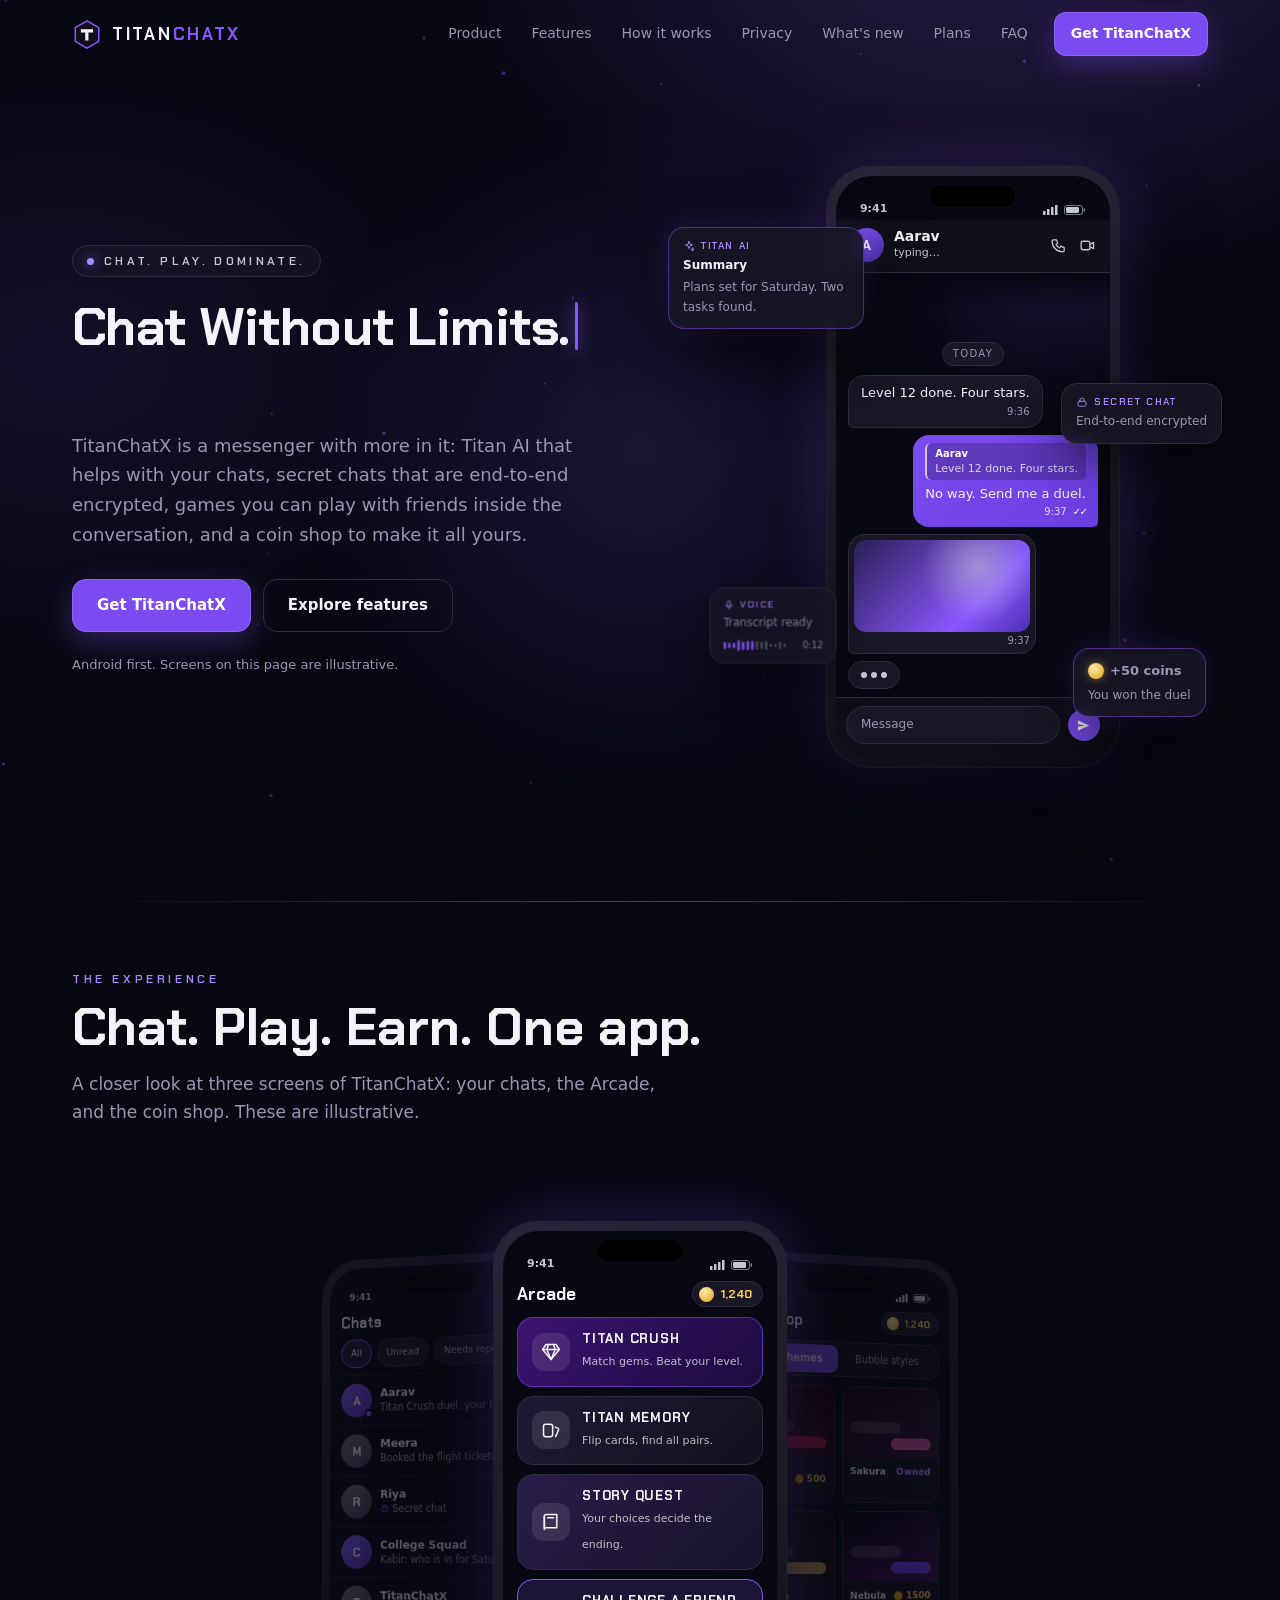
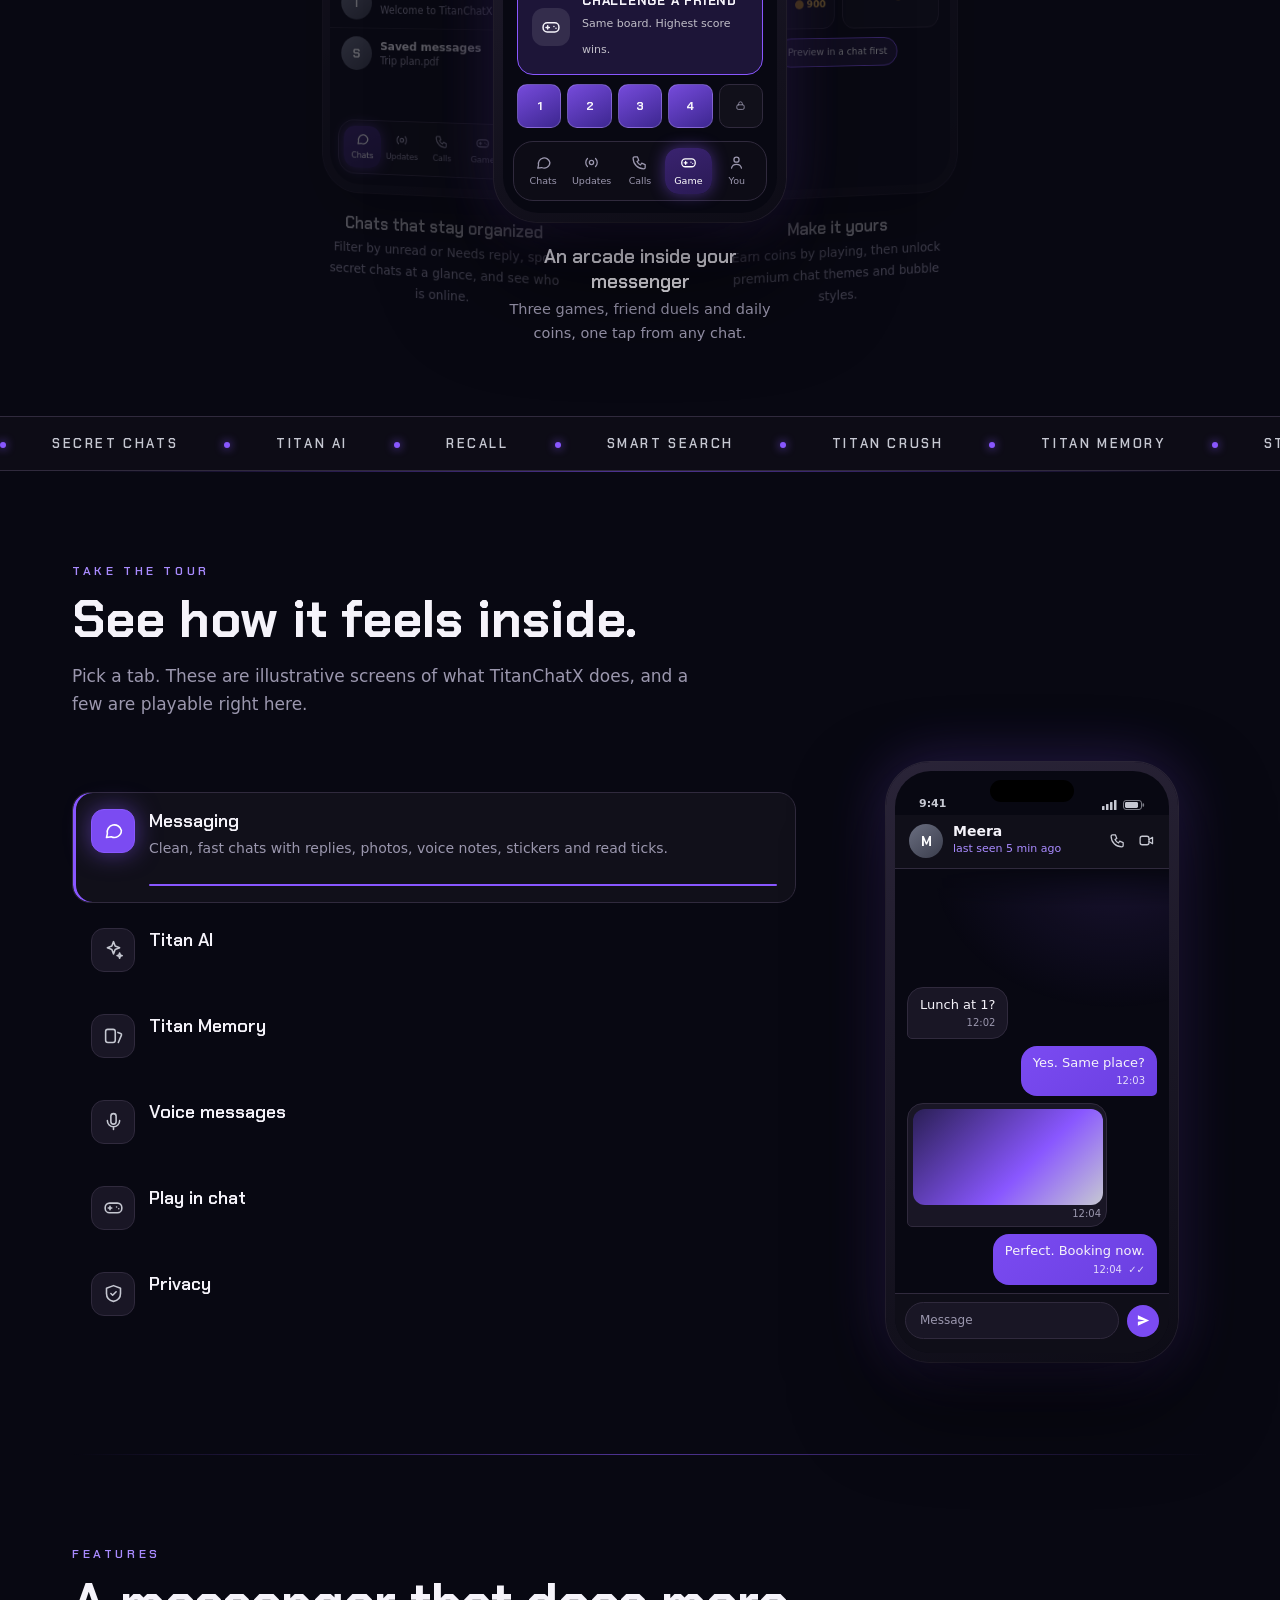
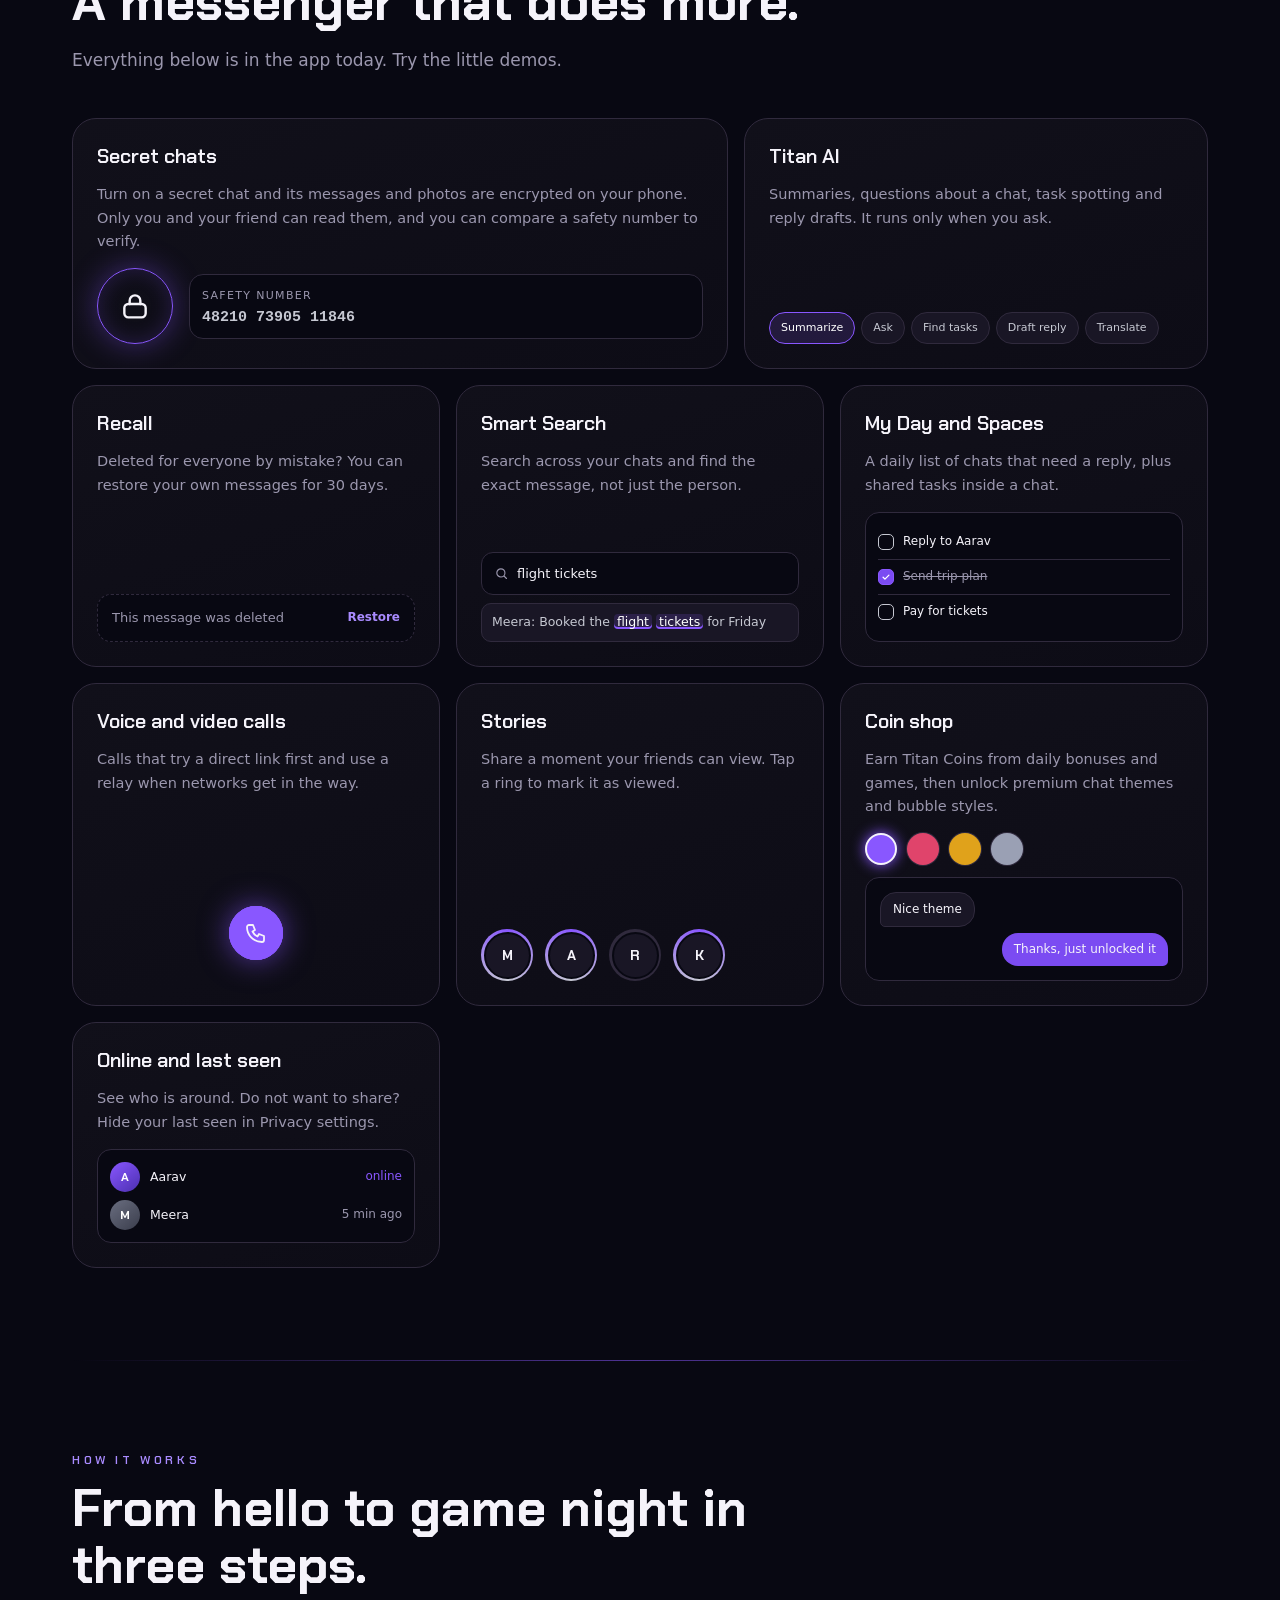
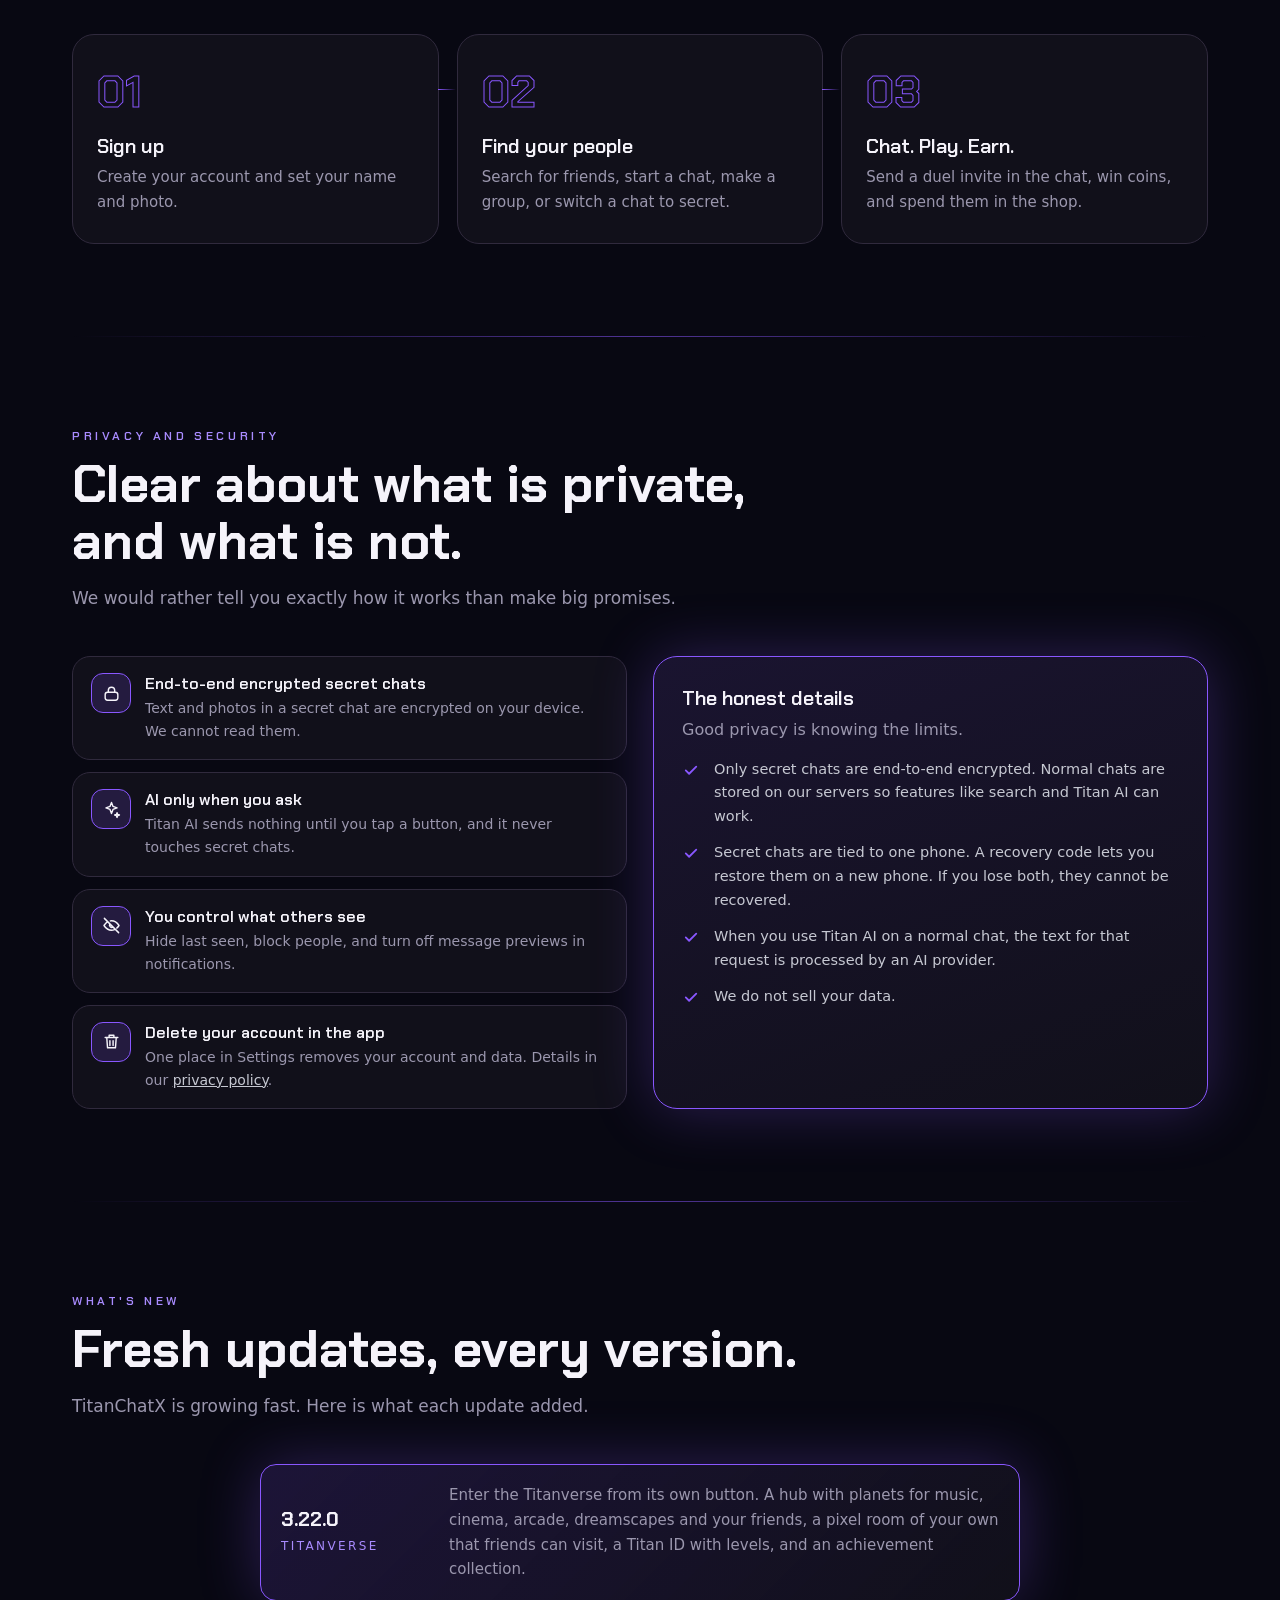
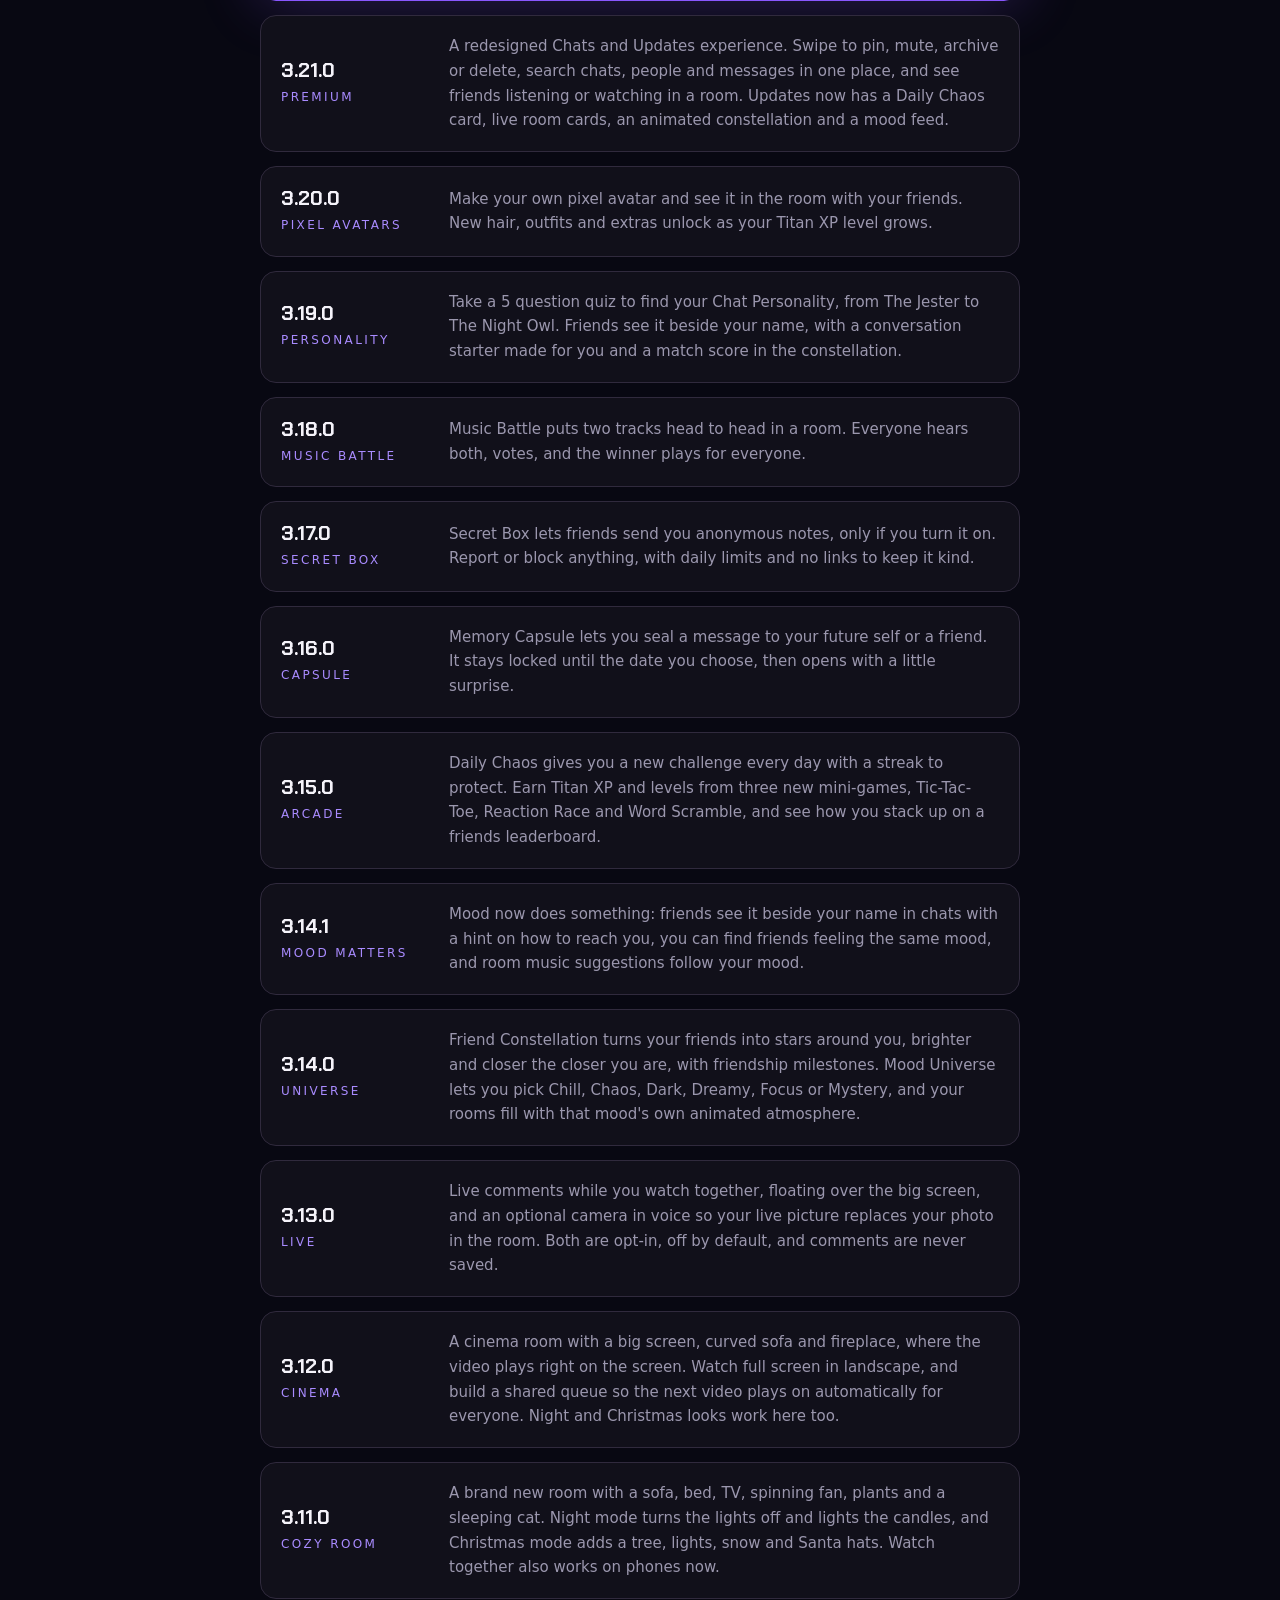
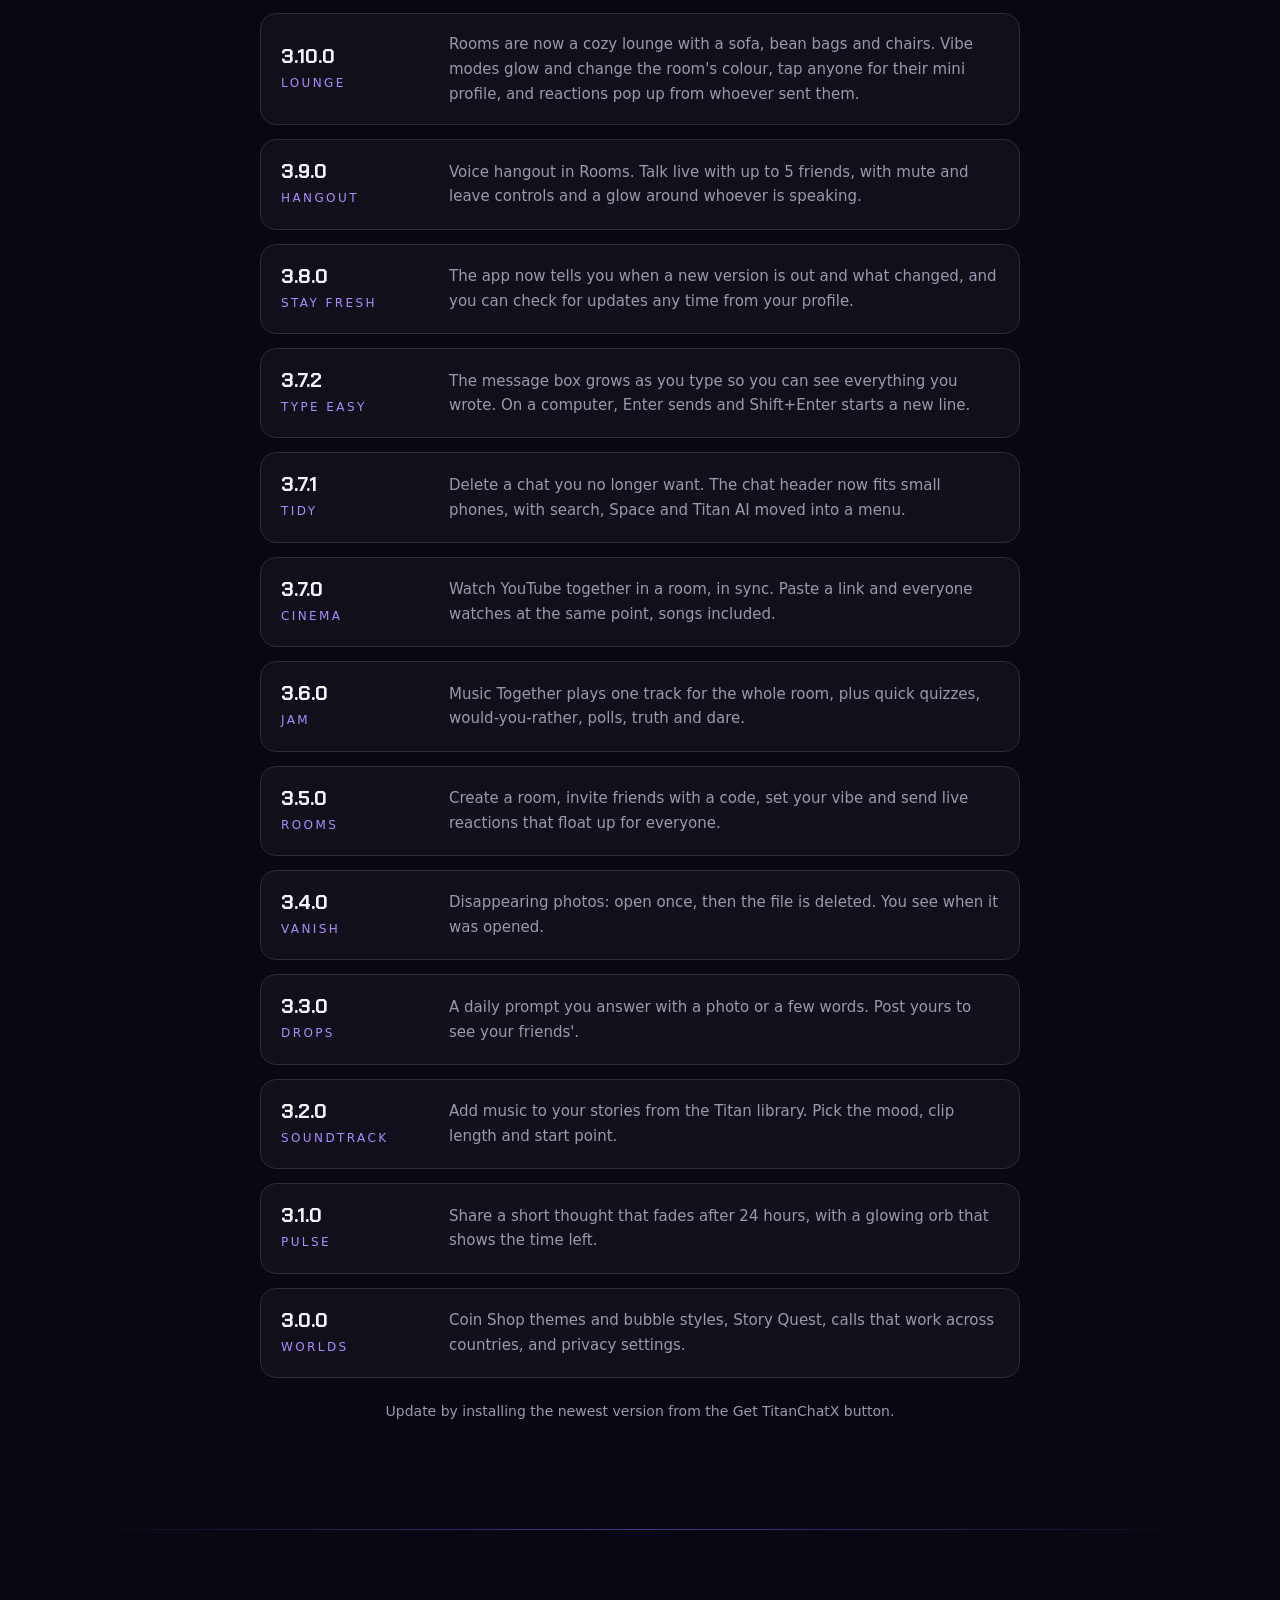
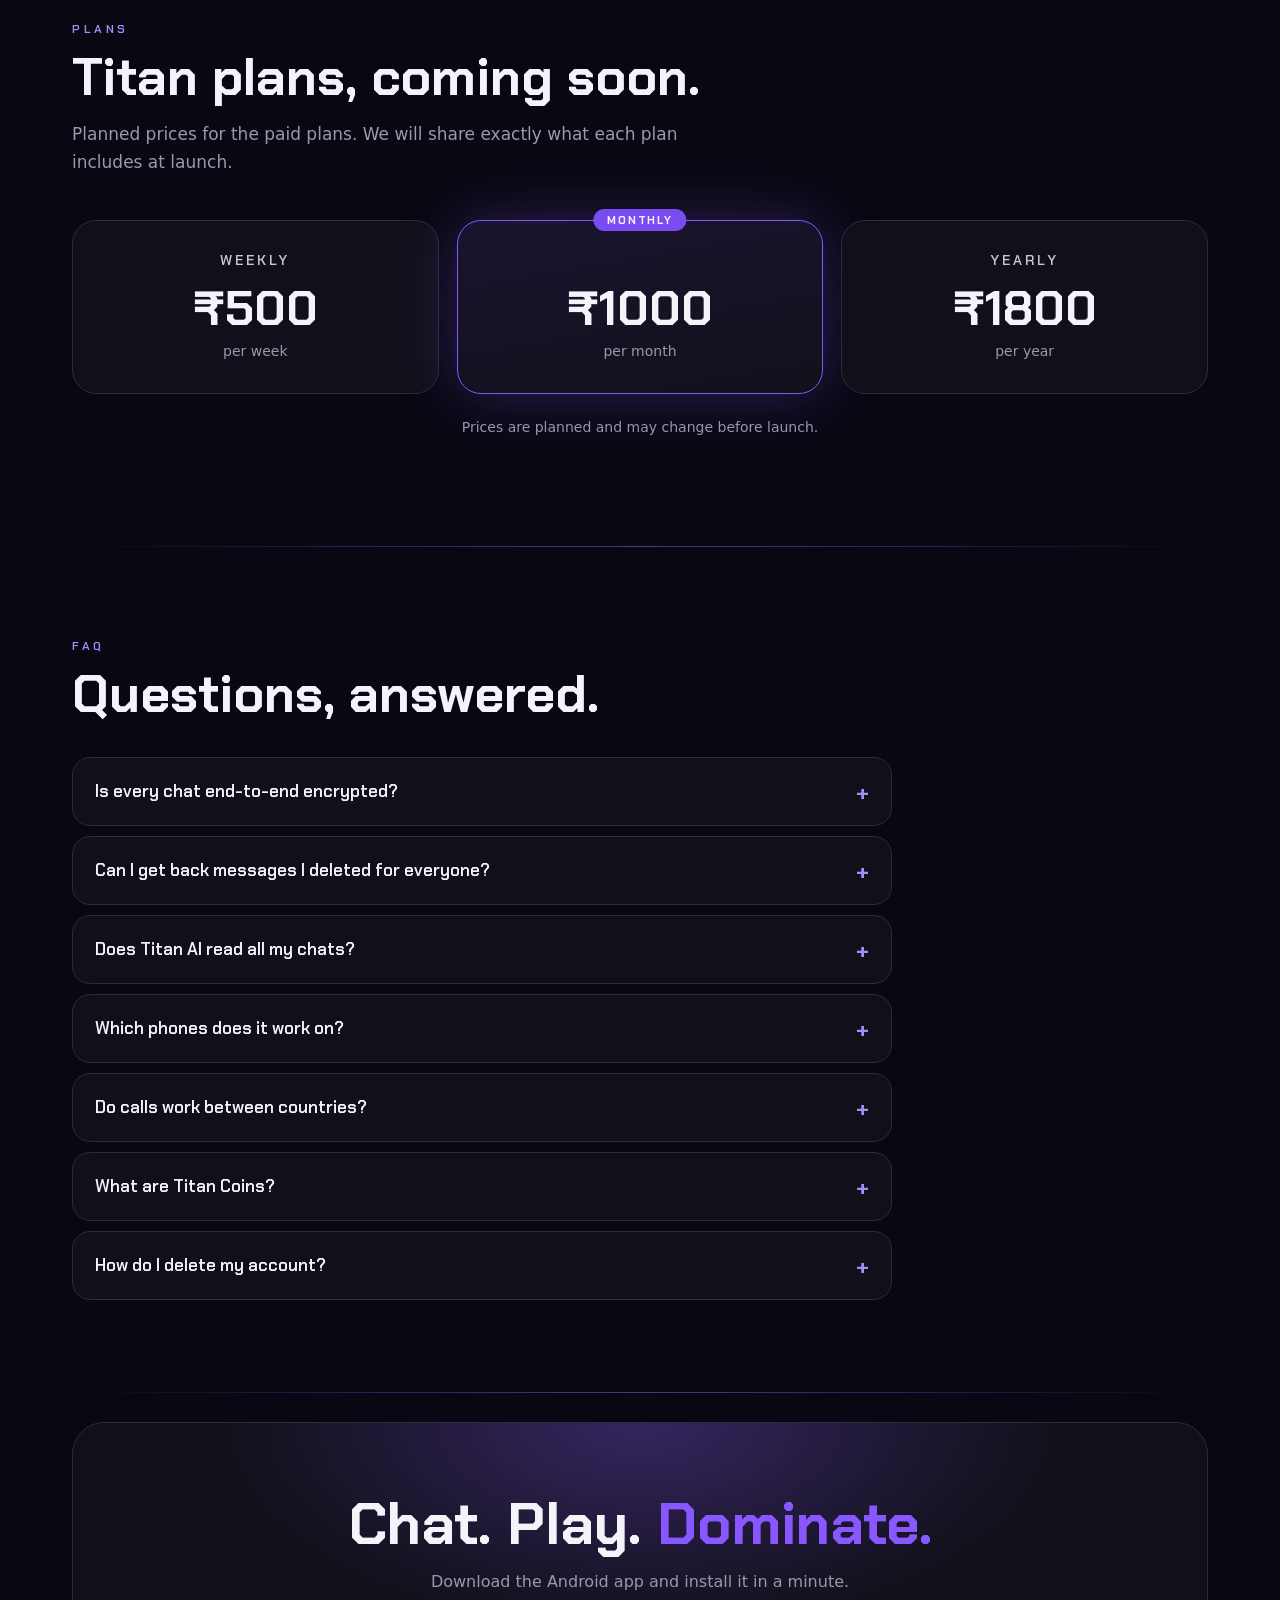
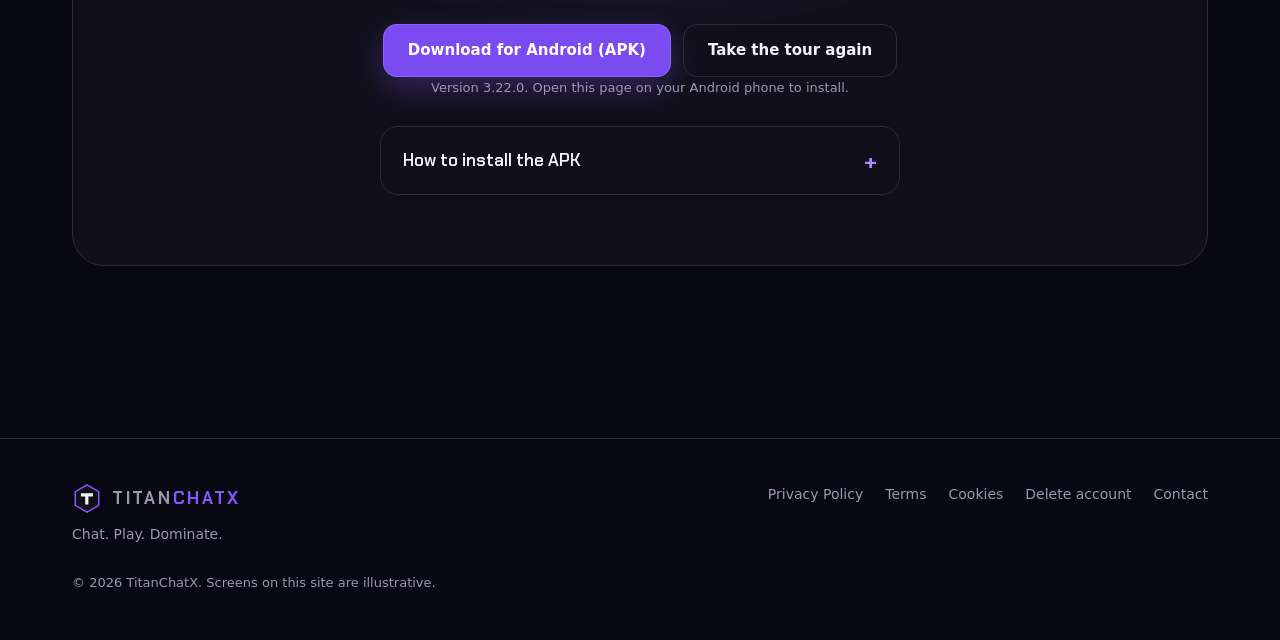
<file: index.html>
<!doctype html>
<html lang="en">
<head>
<meta charset="utf-8">
<meta name="viewport" content="width=device-width,initial-scale=1">
<title>TitanChatX | Chat. Play. Dominate.</title>
<meta name="description" content="TitanChatX is a messaging app with Titan AI, end-to-end encrypted secret chats, deleted-message Recall, built-in games and a Titan Coins shop.">
<meta name="theme-color" content="#080812">
<link rel="preconnect" href="https://fonts.googleapis.com">
<link rel="preconnect" href="https://fonts.gstatic.com" crossorigin>
<link href="https://fonts.googleapis.com/css2?family=Chakra+Petch:wght@500;600;700&display=swap" rel="stylesheet">
<link rel="canonical" href="https://titanchatx.questtitan.in/">
<meta property="og:type" content="website">
<meta property="og:site_name" content="TitanChatX">
<meta property="og:title" content="TitanChatX | Chat. Play. Dominate.">
<meta property="og:description" content="A messenger with Titan AI, end-to-end encrypted secret chats, Recall, built-in games and a Titan Coins shop. Android.">
<meta property="og:url" content="https://titanchatx.questtitan.in/">
<meta property="og:image" content="https://titanchatx.questtitan.in/og-image.png">
<meta property="og:image:width" content="1200"><meta property="og:image:height" content="630">
<meta name="twitter:card" content="summary_large_image">
<meta name="twitter:title" content="TitanChatX | Chat. Play. Dominate.">
<meta name="twitter:description" content="A messenger with Titan AI, secret chats, Recall, built-in games and a coin shop. Android.">
<meta name="twitter:image" content="https://titanchatx.questtitan.in/og-image.png">
<script type="application/ld+json">{"@context":"https://schema.org","@type":"MobileApplication","name":"TitanChatX","alternateName":"Titan Chat X","description":"TitanChatX is an Android messenger with Titan AI, end-to-end encrypted secret chats, Recall, built-in games and a Titan Coins shop.","operatingSystem":"ANDROID","applicationCategory":"CommunicationApplication","url":"https://titanchatx.questtitan.in/","downloadUrl":"https://github.com/Devasena-K09/TitanChatX-Releases/releases/latest/download/TitanChatX.apk","softwareVersion":"3.22.0"}</script>
<link rel="stylesheet" href="style.css">
<link rel="icon" href="data:image/svg+xml,%3Csvg xmlns='http://www.w3.org/2000/svg' viewBox='0 0 32 32'%3E%3Crect width='32' height='32' rx='9' fill='%2311101A'/%3E%3Cpath d='M8 9h16v4h-6v11h-4V13H8z' fill='%238957FF'/%3E%3C/svg%3E">
</head>
<body>
<a class="skip" href="#home">Skip to content</a>
<svg width="0" height="0" style="position:absolute" aria-hidden="true">
<defs>
<symbol id="i-lock" viewBox="0 0 24 24" fill="none" stroke="currentColor" stroke-width="1.8" stroke-linecap="round" stroke-linejoin="round"><rect x="4" y="10.5" width="16" height="10" rx="3"/><path d="M8 10.5V8a4 4 0 0 1 8 0v2.5"/></symbol>
<symbol id="i-chat" viewBox="0 0 24 24" fill="none" stroke="currentColor" stroke-width="1.8" stroke-linecap="round" stroke-linejoin="round"><path d="M21 12a8 8 0 0 1-11.6 7.1L4 20l1-4.4A8 8 0 1 1 21 12z"/></symbol>
<symbol id="i-spark" viewBox="0 0 24 24" fill="none" stroke="currentColor" stroke-width="1.8" stroke-linecap="round" stroke-linejoin="round"><path d="M12 3l1.9 5.1L19 10l-5.1 1.9L12 17l-1.9-5.1L5 10l5.1-1.9z"/><path d="M19 16l.8 2.2L22 19l-2.2.8L19 22l-.8-2.2L16 19l2.2-.8z"/></symbol>
<symbol id="i-cards" viewBox="0 0 24 24" fill="none" stroke="currentColor" stroke-width="1.8" stroke-linecap="round" stroke-linejoin="round"><rect x="3" y="5" width="11" height="15" rx="2.5"/><path d="M17 8.5l3.2 1.2a1.5 1.5 0 0 1 .9 1.9l-3.6 8.4"/></symbol>
<symbol id="i-mic" viewBox="0 0 24 24" fill="none" stroke="currentColor" stroke-width="1.8" stroke-linecap="round" stroke-linejoin="round"><rect x="9" y="3" width="6" height="12" rx="3"/><path d="M5 11a7 7 0 0 0 14 0M12 18v3"/></symbol>
<symbol id="i-game" viewBox="0 0 24 24" fill="none" stroke="currentColor" stroke-width="1.8" stroke-linecap="round" stroke-linejoin="round"><rect x="2.5" y="7" width="19" height="11" rx="5"/><path d="M8 10.5v4M6 12.5h4M15.5 11.5h.01M18 13.5h.01"/></symbol>
<symbol id="i-shield" viewBox="0 0 24 24" fill="none" stroke="currentColor" stroke-width="1.8" stroke-linecap="round" stroke-linejoin="round"><path d="M12 3l8 3v6c0 4.5-3.2 8-8 9-4.8-1-8-4.5-8-9V6z"/><path d="M9 12l2 2 4-4"/></symbol>
<symbol id="i-search" viewBox="0 0 24 24" fill="none" stroke="currentColor" stroke-width="1.8" stroke-linecap="round" stroke-linejoin="round"><circle cx="11" cy="11" r="6.5"/><path d="M20 20l-4-4"/></symbol>
<symbol id="i-phone" viewBox="0 0 24 24" fill="none" stroke="currentColor" stroke-width="1.8" stroke-linecap="round" stroke-linejoin="round"><path d="M5 4h4l2 5-2.5 1.5a11 11 0 0 0 5 5L15 13l5 2v4a2 2 0 0 1-2 2A15 15 0 0 1 3 6a2 2 0 0 1 2-2z"/></symbol>
<symbol id="i-check" viewBox="0 0 24 24" fill="none" stroke="currentColor" stroke-width="3" stroke-linecap="round" stroke-linejoin="round"><path d="M5 12.5l4.5 4.5L19 7.5"/></symbol>
<symbol id="i-send" viewBox="0 0 24 24" fill="#fff"><path d="M3 20.5l18-8.5L3 3.5v6.6l11 1.9-11 1.9z"/></symbol>
<symbol id="i-play" viewBox="0 0 24 24" fill="#fff"><path d="M7 4.5v15l13-7.5z"/></symbol>
<symbol id="i-video" viewBox="0 0 24 24" fill="none" stroke="currentColor" stroke-width="1.8" stroke-linecap="round" stroke-linejoin="round"><rect x="3" y="6" width="12.5" height="12" rx="3"/><path d="M15.5 10.5l5-3v9l-5-3"/></symbol>
<symbol id="i-tasks" viewBox="0 0 24 24" fill="none" stroke="currentColor" stroke-width="1.8" stroke-linecap="round" stroke-linejoin="round"><path d="M4 6.5l1.8 1.8L9 5M4 13l1.8 1.8L9 11.5M4 19.5l1.8 1.8L9 18M12.5 7h8M12.5 13.5h8M12.5 20h8"/></symbol>
<symbol id="i-undo" viewBox="0 0 24 24" fill="none" stroke="currentColor" stroke-width="1.8" stroke-linecap="round" stroke-linejoin="round"><path d="M9 14L4 9l5-5"/><path d="M4 9h10a6 6 0 0 1 0 12h-3"/></symbol>
<symbol id="i-eyeoff" viewBox="0 0 24 24" fill="none" stroke="currentColor" stroke-width="1.8" stroke-linecap="round" stroke-linejoin="round"><path d="M3 3l18 18M10.6 6.2A9.8 9.8 0 0 1 12 6c5 0 8.5 4.5 9.5 6-.5.8-1.5 2.1-2.9 3.3M6.4 7.8C4.6 9.2 3.4 10.9 2.5 12c1 1.5 4.5 6 9.5 6 1.4 0 2.7-.4 3.8-.9M9.9 10a3 3 0 0 0 4.1 4.1"/></symbol>
<symbol id="i-trash" viewBox="0 0 24 24" fill="none" stroke="currentColor" stroke-width="1.8" stroke-linecap="round" stroke-linejoin="round"><path d="M4 7h16M10 11v6M14 11v6M6 7l1 13h10l1-13M9 7V4h6v3"/></symbol>
<symbol id="i-gem" viewBox="0 0 24 24" fill="none" stroke="currentColor" stroke-width="1.8" stroke-linecap="round" stroke-linejoin="round"><path d="M6 3h12l4 6-10 12L2 9z"/><path d="M2 9h20M9 3l-2 6 5 12 5-12-2-6"/></symbol>
<symbol id="i-book" viewBox="0 0 24 24" fill="none" stroke="currentColor" stroke-width="1.8" stroke-linecap="round" stroke-linejoin="round"><path d="M4 5a2 2 0 0 1 2-2h13v16H6a2 2 0 0 0-2 2z"/><path d="M4 19V5M8 7h7"/></symbol>
<symbol id="i-dot" viewBox="0 0 24 24" fill="none" stroke="currentColor" stroke-width="2.4" stroke-linecap="round" stroke-linejoin="round"><path d="M5 12.5l4.5 4.5L19 7.5"/></symbol>
<symbol id="i-ring" viewBox="0 0 24 24" fill="none" stroke="currentColor" stroke-width="1.8" stroke-linecap="round"><circle cx="12" cy="12" r="3"/><path d="M6.3 6.3a8 8 0 0 0 0 11.4M17.7 6.3a8 8 0 0 1 0 11.4"/></symbol>
<symbol id="i-user" viewBox="0 0 24 24" fill="none" stroke="currentColor" stroke-width="1.8" stroke-linecap="round" stroke-linejoin="round"><circle cx="12" cy="8" r="3.6"/><path d="M5 20c.8-3.6 3.6-5.4 7-5.4s6.2 1.8 7 5.4"/></symbol>
<symbol id="i-logo" viewBox="0 0 32 32"><path d="M16 2l12.5 7.2v14.6L16 31 3.5 23.8V9.2z" fill="#11101A" stroke="#8957FF" stroke-width="1.6"/><path d="M9.5 11h13v3.4h-5V23h-3.4v-8.6h-4.6z" fill="#F5F3FA"/></symbol>
</defs>
</svg>

<div id="bar" aria-hidden="true"></div>
<div class="ambient" aria-hidden="true"></div>
<canvas id="fx" aria-hidden="true"></canvas>

<header class="top" id="top">
  <div class="wrap">
    <nav class="bar" aria-label="Main">
      <a class="logo" href="#home" aria-label="TitanChatX home"><svg><use href="#i-logo"/></svg><span>TITAN<b>CHATX</b></span></a>
      <div class="links" id="links">
        <a href="#experience">Product</a>
        <a href="#features">Features</a>
        <a href="#how">How it works</a>
        <a href="#privacy">Privacy</a>
        <a href="#whatsnew">What's new</a>
        <a href="#plans">Plans</a>
        <a href="#faq">FAQ</a>
        <a class="btn small" href="#get" data-install>Get TitanChatX</a>
      </div>
      <button class="menu" id="menu" aria-label="Menu" aria-expanded="false" aria-controls="links"><svg width="20" height="20" viewBox="0 0 24 24" fill="none" stroke="currentColor" stroke-width="2" stroke-linecap="round"><path d="M4 7h16M4 12h16M4 17h16"/></svg></button>
    </nav>
  </div>
</header>

<main id="home">
<!-- HERO -->
<div class="wrap">
  <div class="hero">
    <div>
      <span class="eyebrow rv"><i></i>CHAT. PLAY. DOMINATE.</span>
      <h1 class="type rv" style="--i:1" aria-label="Chat Without Limits. Think Beyond Messages. Your Conversations. Reimagined.">
        <span class="sizer" aria-hidden="true"><span>Chat Without Limits.</span><span>Think Beyond Messages.</span><span>Your Conversations. Reimagined.</span></span>
        <span class="live" aria-hidden="true"><span id="typed">Chat Without Limits.</span><span class="caret" id="caret"></span></span>
      </h1>
      <p class="lead rv" style="--i:2">TitanChatX is a messenger with more in it: Titan AI that helps with your chats, secret chats that are end-to-end encrypted, games you can play with friends inside the conversation, and a coin shop to make it all yours.</p>
      <div class="cta rv" style="--i:3"><a class="btn" href="#get" data-install>Get TitanChatX</a><a class="btn ghost" href="#experience">Explore features</a></div>
      <p class="note rv" style="--i:4">Android first. Screens on this page are illustrative.</p>
    </div>

    <div class="stage rv" style="--i:2" id="stage">
      <div class="halo" data-parallax="0.04"></div>
      <div class="phone" data-parallax="-0.02">
        <div class="screen">
          <div class="status"><span>9:41</span><span class="sb"><svg width="15" height="10" viewBox="0 0 15 10" fill="currentColor"><rect x="0" y="6" width="2.5" height="4" rx=".6"/><rect x="4" y="4" width="2.5" height="6" rx=".6"/><rect x="8" y="2" width="2.5" height="8" rx=".6"/><rect x="12" y="0" width="2.5" height="10" rx=".6"/></svg><svg width="22" height="10" viewBox="0 0 22 10"><rect x=".5" y=".5" width="18" height="9" rx="2.5" fill="none" stroke="currentColor" opacity=".6"/><rect x="2" y="2" width="13" height="6" rx="1.4" fill="currentColor"/><rect x="19.5" y="3.2" width="1.6" height="3.6" rx=".8" fill="currentColor" opacity=".6"/></svg></span></div>
          <div class="app-head">
            <div class="av">A</div>
            <div><div class="nm">Aarav</div><div class="st" id="hStatus">online</div></div>
            <div class="ic"><svg><use href="#i-phone"/></svg><svg><use href="#i-video"/></svg></div>
          </div>
          <div class="msgs" id="heroChat">
            <div class="day">TODAY</div>
            <div class="b th in">Level 12 done. Four stars.<small>9:36</small></div>
            <div class="b me in"><div class="quote"><b>Aarav</b>Level 12 done. Four stars.</div>No way. Send me a duel.<small>9:37 <span class="tk read">&#10003;&#10003;</span></small></div>
            <div class="b th in" style="padding:5px"><div class="ph"></div><small>9:37</small></div>
            <div class="b th dyn"><div class="invite"><div class="gem">T</div><div><b>Titan Crush duel</b><span>Your turn. Same board.</span></div></div><small>9:38</small></div>
            <div class="b me dyn" id="sentMsg">Send it. I am taking you down.<small>9:39 <span class="tk" id="tick">&#10003;</span></small></div>
            <div class="b th dyn" id="voiceB"><div class="voice"><div class="play"><svg><use href="#i-play"/></svg></div><div class="wave" data-wave="22" aria-hidden="true"></div><span class="vt" data-dur="12">0:00</span></div><small>9:39</small></div>
            <div class="typing" id="typing"><i></i><i></i><i></i></div>
          </div>
          <div class="composer"><div class="in" id="comp">Message</div><div class="send" id="sendBtn"><svg><use href="#i-send"/></svg></div></div>
        </div>
      </div>
      <div class="float f1 near" data-parallax="0.07"><div class="tag"><svg width="12" height="12"><use href="#i-spark"/></svg>TITAN AI</div><b>Summary</b><span>Plans set for Saturday. Two tasks found.</span></div>
      <div class="float f2" data-parallax="-0.05" style="--d:-2s"><div class="tag"><svg width="12" height="12"><use href="#i-lock"/></svg>SECRET CHAT</div><span>End-to-end encrypted</span></div>
      <div class="float f3 far" data-parallax="0.03" style="--d:-3.5s"><div class="tag"><svg width="12" height="12"><use href="#i-mic"/></svg>VOICE</div><span>Transcript ready</span><div class="mw"><div class="wave" data-wave="14" data-static aria-hidden="true"></div><span style="font-size:10px">0:12</span></div></div>
      <div class="float f4 near" data-parallax="-0.06" style="--d:-1s"><span class="coin"><i></i>+50 coins</span><br><span>You won the duel</span></div>
    </div>
  </div>
</div>

<!-- EXPERIENCE (right after the hero) -->
<section id="experience"><div class="wrap">
  <p class="kicker rv">THE EXPERIENCE</p>
  <h2 class="sec rv" style="--i:1">Chat. Play. Earn. One app.</h2>
  <p class="sec-sub rv" style="--i:2">A closer look at three screens of TitanChatX: your chats, the Arcade, and the coin shop. These are illustrative.</p>

  <div class="trio" id="trio">
    <figure class="tp side l"><div class="phone"><div class="screen">
      <div class="status"><span>9:41</span><span class="sb"><svg width="15" height="10" viewBox="0 0 15 10" fill="currentColor"><rect x="0" y="6" width="2.5" height="4" rx=".6"/><rect x="4" y="4" width="2.5" height="6" rx=".6"/><rect x="8" y="2" width="2.5" height="8" rx=".6"/><rect x="12" y="0" width="2.5" height="10" rx=".6"/></svg><svg width="22" height="10" viewBox="0 0 22 10"><rect x=".5" y=".5" width="18" height="9" rx="2.5" fill="none" stroke="currentColor" opacity=".6"/><rect x="2" y="2" width="13" height="6" rx="1.4" fill="currentColor"/><rect x="19.5" y="3.2" width="1.6" height="3.6" rx=".8" fill="currentColor" opacity=".6"/></svg></span></div>
      <div class="listhead"><span>Chats</span><svg><use href="#i-search"/></svg></div>
      <div class="chips"><span class="chip hot">All</span><span class="chip">Unread</span><span class="chip">Needs reply</span></div>
      <div class="rows">
        <div class="row"><div class="av">A<i class="on-dot"></i></div><div><div class="n">Aarav</div><div class="m">Titan Crush duel: your turn</div></div><div class="t">9:41<br><span class="bd">2</span></div></div>
        <div class="row"><div class="av s">M</div><div><div class="n">Meera</div><div class="m">Booked the flight tickets</div></div><div class="t">9:12<br><span style="color:var(--violet);letter-spacing:-.18em">&#10003;&#10003;</span></div></div>
        <div class="row"><div class="av s">R</div><div><div class="n">Riya</div><div class="m"><svg><use href="#i-lock"/></svg>Secret chat</div></div><div class="t">9:02</div></div>
        <div class="row"><div class="av">C</div><div><div class="n">College Squad</div><div class="m">Kabir: who is in for Saturday?</div></div><div class="t">8:47<br><span class="bd">5</span></div></div>
        <div class="row"><div class="av s">T</div><div><div class="n">TitanChatX</div><div class="m">Welcome to TitanChatX</div></div><div class="t">Yesterday</div></div>
        <div class="row"><div class="av s">S</div><div><div class="n">Saved messages</div><div class="m">Trip plan.pdf</div></div><div class="t">Mon</div></div>
      </div>
      <div class="nav5"><div class="on"><svg><use href="#i-chat"/></svg>Chats</div><div><svg><use href="#i-ring"/></svg>Updates</div><div><svg><use href="#i-phone"/></svg>Calls</div><div><svg><use href="#i-game"/></svg>Game</div><div><svg><use href="#i-user"/></svg>You</div></div>
    </div></div><figcaption><h3>Chats that stay organized</h3><p>Filter by unread or Needs reply, spot secret chats at a glance, and see who is online.</p></figcaption></figure>

    <figure class="tp mid"><div class="phone"><div class="screen">
      <div class="status"><span>9:41</span><span class="sb"><svg width="15" height="10" viewBox="0 0 15 10" fill="currentColor"><rect x="0" y="6" width="2.5" height="4" rx=".6"/><rect x="4" y="4" width="2.5" height="6" rx=".6"/><rect x="8" y="2" width="2.5" height="8" rx=".6"/><rect x="12" y="0" width="2.5" height="10" rx=".6"/></svg><svg width="22" height="10" viewBox="0 0 22 10"><rect x=".5" y=".5" width="18" height="9" rx="2.5" fill="none" stroke="currentColor" opacity=".6"/><rect x="2" y="2" width="13" height="6" rx="1.4" fill="currentColor"/><rect x="19.5" y="3.2" width="1.6" height="3.6" rx=".8" fill="currentColor" opacity=".6"/></svg></span></div>
      <div class="listhead"><span>Arcade</span><span class="coinchip"><i></i>1,240</span></div>
      <div class="pad" style="gap:9px;padding-top:6px">
        <div class="gcard a"><div class="gi"><svg><use href="#i-gem"/></svg></div><div><b>TITAN CRUSH</b><span>Match gems. Beat your level.</span></div></div>
        <div class="gcard b2"><div class="gi"><svg><use href="#i-cards"/></svg></div><div><b>TITAN MEMORY</b><span>Flip cards, find all pairs.</span></div></div>
        <div class="gcard c"><div class="gi"><svg><use href="#i-book"/></svg></div><div><b>STORY QUEST</b><span>Your choices decide the ending.</span></div></div>
        <div class="gcard" style="border-color:var(--violet);background:var(--violet-soft)"><div class="gi"><svg><use href="#i-game"/></svg></div><div><b>CHALLENGE A FRIEND</b><span>Same board. Highest score wins.</span></div></div>
        <div class="lv"><div>1</div><div>2</div><div>3</div><div>4</div><div class="lk"><svg><use href="#i-lock"/></svg></div></div>
      </div>
      <div class="nav5"><div><svg><use href="#i-chat"/></svg>Chats</div><div><svg><use href="#i-ring"/></svg>Updates</div><div><svg><use href="#i-phone"/></svg>Calls</div><div class="on"><svg><use href="#i-game"/></svg>Game</div><div><svg><use href="#i-user"/></svg>You</div></div>
    </div></div><figcaption><h3>An arcade inside your messenger</h3><p>Three games, friend duels and daily coins, one tap from any chat.</p></figcaption></figure>

    <figure class="tp side r"><div class="phone"><div class="screen">
      <div class="status"><span>9:41</span><span class="sb"><svg width="15" height="10" viewBox="0 0 15 10" fill="currentColor"><rect x="0" y="6" width="2.5" height="4" rx=".6"/><rect x="4" y="4" width="2.5" height="6" rx=".6"/><rect x="8" y="2" width="2.5" height="8" rx=".6"/><rect x="12" y="0" width="2.5" height="10" rx=".6"/></svg><svg width="22" height="10" viewBox="0 0 22 10"><rect x=".5" y=".5" width="18" height="9" rx="2.5" fill="none" stroke="currentColor" opacity=".6"/><rect x="2" y="2" width="13" height="6" rx="1.4" fill="currentColor"/><rect x="19.5" y="3.2" width="1.6" height="3.6" rx=".8" fill="currentColor" opacity=".6"/></svg></span></div>
      <div class="listhead"><span>Coin shop</span><span class="coinchip"><i></i>1,240</span></div>
      <div class="pad" style="gap:10px;padding-top:6px">
        <div class="seg"><span class="on">Chat themes</span><span>Bubble styles</span></div>
        <div class="shopg">
          <div class="sc"><div class="pv" style="background:linear-gradient(160deg,#0C0306,#2A0710);--ma:#B0163C"><i></i><i class="m"></i></div><div class="inf"><b>Crimson Night</b><span class="pr"><i></i>500</span></div></div>
          <div class="sc"><div class="pv" style="background:linear-gradient(160deg,#140812,#2B1030);--ma:#D14C93"><i></i><i class="m"></i></div><div class="inf"><b>Sakura</b><span class="own">Owned</span></div></div>
          <div class="sc"><div class="pv" style="background:linear-gradient(160deg,#050505,#14110A);--ma:#C9A24B"><i></i><i class="m"></i></div><div class="inf"><b>Obsidian Gold</b><span class="pr"><i></i>900</span></div></div>
          <div class="sc"><div class="pv" style="background:linear-gradient(160deg,#05020F,#3A0F4A);--ma:#6A3DF0"><i></i><i class="m"></i></div><div class="inf"><b>Nebula</b><span class="pr"><i></i>1500</span></div></div>
        </div>
        <div class="chip hot" style="align-self:center">Preview in a chat first</div>
      </div>
    </div></div><figcaption><h3>Make it yours</h3><p>Earn coins by playing, then unlock premium chat themes and bubble styles.</p></figcaption></figure>
  </div>
</div></section>

<div class="strip" aria-hidden="true"><div class="track" id="track">
  <span>SECRET CHATS</span><span>TITAN AI</span><span>RECALL</span><span>SMART SEARCH</span><span>TITAN CRUSH</span><span>TITAN MEMORY</span><span>STORY QUEST</span><span>VOICE CALLS</span><span>STORIES</span><span>COIN SHOP</span>
  <span>SECRET CHATS</span><span>TITAN AI</span><span>RECALL</span><span>SMART SEARCH</span><span>TITAN CRUSH</span><span>TITAN MEMORY</span><span>STORY QUEST</span><span>VOICE CALLS</span><span>STORIES</span><span>COIN SHOP</span>
</div></div>

<!-- SHOWCASE -->
<section id="showcase"><div class="wrap">
  <p class="kicker rv">TAKE THE TOUR</p>
  <h2 class="sec rv" style="--i:1">See how it feels inside.</h2>
  <p class="sec-sub rv" style="--i:2">Pick a tab. These are illustrative screens of what TitanChatX does, and a few are playable right here.</p>

  <div class="show">
    <div class="tabs rv" role="tablist" aria-label="Product tour" id="tabs">
      <button class="tab" role="tab" aria-selected="true" data-s="0"><span class="ti"><svg><use href="#i-chat"/></svg></span><span><h3>Messaging</h3><p>Clean, fast chats with replies, photos, voice notes, stickers and read ticks.</p></span><span class="prog"><i></i></span></button>
      <button class="tab" role="tab" aria-selected="false" data-s="1"><span class="ti"><svg><use href="#i-spark"/></svg></span><span><h3>Titan AI</h3><p>Summarize a chat, ask about it, pull out tasks or draft a reply. Only when you tap it.</p></span><span class="prog"><i></i></span></button>
      <button class="tab" role="tab" aria-selected="false" data-s="2"><span class="ti"><svg><use href="#i-cards"/></svg></span><span><h3>Titan Memory</h3><p>A card-matching game you can play alone or as a duel against a friend. Try it here.</p></span><span class="prog"><i></i></span></button>
      <button class="tab" role="tab" aria-selected="false" data-s="3"><span class="ti"><svg><use href="#i-mic"/></svg></span><span><h3>Voice messages</h3><p>Send a voice note, then get a text transcript when you cannot listen.</p></span><span class="prog"><i></i></span></button>
      <button class="tab" role="tab" aria-selected="false" data-s="4"><span class="ti"><svg><use href="#i-game"/></svg></span><span><h3>Play in chat</h3><p>Challenge a friend to Titan Crush, Memory or Story Quest. Win coins.</p></span><span class="prog"><i></i></span></button>
      <button class="tab" role="tab" aria-selected="false" data-s="5"><span class="ti"><svg><use href="#i-shield"/></svg></span><span><h3>Privacy</h3><p>Secret chats with end-to-end encryption and a safety number to verify.</p></span><span class="prog"><i></i></span></button>
    </div>

    <div class="phone-wrap rv" style="--i:1">
      <div class="phone"><div class="screen">
        <div class="status"><span>9:41</span><span class="sb"><svg width="15" height="10" viewBox="0 0 15 10" fill="currentColor"><rect x="0" y="6" width="2.5" height="4" rx=".6"/><rect x="4" y="4" width="2.5" height="6" rx=".6"/><rect x="8" y="2" width="2.5" height="8" rx=".6"/><rect x="12" y="0" width="2.5" height="10" rx=".6"/></svg><svg width="22" height="10" viewBox="0 0 22 10"><rect x=".5" y=".5" width="18" height="9" rx="2.5" fill="none" stroke="currentColor" opacity=".6"/><rect x="2" y="2" width="13" height="6" rx="1.4" fill="currentColor"/><rect x="19.5" y="3.2" width="1.6" height="3.6" rx=".8" fill="currentColor" opacity=".6"/></svg></span></div>
        <div class="slides" id="slides">

          <!-- 0 messaging -->
          <div class="slide on" data-s="0">
            <div class="app-head"><div class="av s">M</div><div><div class="nm">Meera</div><div class="st">last seen 5 min ago</div></div><div class="ic"><svg><use href="#i-phone"/></svg><svg><use href="#i-video"/></svg></div></div>
            <div class="msgs">
              <div class="b th in">Lunch at 1?<small>12:02</small></div>
              <div class="b me in">Yes. Same place?<small>12:03</small></div>
              <div class="b th in" style="padding:5px"><div style="width:190px;height:96px;border-radius:12px;background:linear-gradient(135deg,#2a1f55,#8957ff 60%,#c6c8d2)"></div><small>12:04</small></div>
              <div class="b me in">Perfect. Booking now.<small>12:04 &nbsp;&#10003;&#10003;</small></div>
            </div>
            <div class="composer"><div class="in">Message</div><div class="send"><svg><use href="#i-send"/></svg></div></div>
          </div>

          <!-- 1 AI -->
          <div class="slide" data-s="1">
            <div class="title-row"><svg width="18" height="18" style="color:var(--violet)"><use href="#i-spark"/></svg>Titan AI</div>
            <div class="pad">
              <div style="display:flex;gap:6px;flex-wrap:wrap"><span class="chip hot">Summarize</span><span class="chip">Ask</span><span class="chip">Tasks</span><span class="chip">Draft reply</span></div>
              <div class="card"><h4>SUMMARY</h4><p id="aiType" data-text="Meera and you are meeting Saturday at 1. She will book the table and you will bring the tickets.">&nbsp;</p></div>
              <div class="card"><h4>TASKS FOUND</h4>
                <div class="task"><button class="cb" aria-label="toggle"><svg><use href="#i-check"/></svg></button><span>Bring the tickets</span></div>
                <div class="task"><button class="cb done" aria-label="toggle"><svg><use href="#i-check"/></svg></button><span>Book the table</span></div>
              </div>
              <div class="chip hot" style="align-self:flex-start">Add to chat Space</div>
            </div>
          </div>

          <!-- 2 memory -->
          <div class="slide" data-s="2">
            <div class="title-row"><svg width="18" height="18" style="color:var(--violet)"><use href="#i-cards"/></svg>Titan Memory</div>
            <div class="pad">
              <div class="mrow"><span>Find all pairs</span><span id="mMoves">Moves: 0</span></div>
              <div class="mem" id="mem"></div>
              <div class="mrow"><span id="mMsg">Tap a card</span><button id="mReset" type="button">Shuffle</button></div>
            </div>
          </div>

          <!-- 3 voice -->
          <div class="slide" data-s="3">
            <div class="app-head"><div class="av">A</div><div><div class="nm">Aarav</div><div class="st">online</div></div></div>
            <div class="pad" style="justify-content:flex-end">
              <div class="big-voice" style="align-self:flex-start;width:90%"><div class="play"><svg><use href="#i-play"/></svg></div><div class="wave" data-wave="28" aria-hidden="true"></div><span class="vt" data-dur="18" style="font-size:11px">0:00</span></div>
              <div class="card"><h4>TRANSCRIPT</h4><p id="trType" data-text="Hey, I will be ten minutes late. Start without me and save me a seat near the window.">&nbsp;</p></div>
              <div class="chip" style="align-self:flex-start">Transcribed on request</div>
            </div>
            <div class="composer"><div class="in">Hold to record</div><div class="send"><svg><use href="#i-mic"/></svg></div></div>
          </div>

          <!-- 4 play -->
          <div class="slide" data-s="4">
            <div class="title-row"><svg width="18" height="18" style="color:var(--violet)"><use href="#i-game"/></svg>Friend duel</div>
            <div class="pad">
              <div class="card" style="text-align:center">
                <h4>TITAN CRUSH DUEL</h4>
                <div class="score"><div><div class="n" style="color:var(--violet)">340</div><small>You</small></div><div class="vs">VS</div><div><div class="n">295</div><small>Aarav</small></div></div>
                <p style="margin-top:8px;font:700 15px var(--display)">You won!</p>
                <p style="margin-top:6px"><span class="coin"><i></i>+60 coins</span></p>
              </div>
              <div class="games"><div><svg><use href="#i-gem"/></svg>Titan Crush</div><div><svg><use href="#i-cards"/></svg>Titan Memory</div><div><svg><use href="#i-book"/></svg>Story Quest</div></div>
              <div class="chip hot" style="align-self:center">Challenge a friend</div>
            </div>
          </div>

          <!-- 5 privacy -->
          <div class="slide" data-s="5">
            <div class="app-head"><div class="av s">R</div><div><div class="nm">Riya</div><div class="st" style="color:var(--silver)">secret chat</div></div></div>
            <div class="pad">
              <div class="lockbar"><svg><use href="#i-lock"/></svg>Messages in this chat are end-to-end encrypted.</div>
              <div class="b th in" style="opacity:1;transform:none">This stays between us.<small>9:50</small></div>
              <div class="b me in" style="opacity:1;transform:none">Always.<small>9:50</small></div>
              <div class="card"><h4>SAFETY NUMBER (EXAMPLE)</h4>
                <div class="safety"><span>48210</span><span>73905</span><span>11846</span><span>20573</span><span>96034</span><span>71288</span><span>35517</span><span>60942</span></div>
                <p style="margin-top:8px;font-size:11.5px;color:var(--mute)">Compare it with your friend to confirm nobody is in the middle.</p></div>
            </div>
          </div>
        </div>
      </div></div>
    </div>
  </div>
</div></section>

<!-- FEATURES -->
<section id="features"><div class="wrap">
  <p class="kicker rv">FEATURES</p>
  <h2 class="sec rv" style="--i:1">A messenger that does more.</h2>
  <p class="sec-sub rv" style="--i:2">Everything below is in the app today. Try the little demos.</p>

  <div class="bento">
    <article class="tile s7 rv"><h3>Secret chats</h3><p>Turn on a secret chat and its messages and photos are encrypted on your phone. Only you and your friend can read them, and you can compare a safety number to verify.</p>
      <div class="vis lockvis"><div class="ring"><svg><use href="#i-lock"/></svg></div><div class="mini" style="flex:1"><div style="color:var(--mute);font-size:11px;letter-spacing:.12em">SAFETY NUMBER</div><div id="safetyLive" style="font:600 15px ui-monospace,Menlo,monospace;color:var(--silver);margin-top:4px">48210 73905 11846</div></div></div></article>

    <article class="tile s5 rv" style="--i:1"><h3>Titan AI</h3><p>Summaries, questions about a chat, task spotting and reply drafts. It runs only when you ask.</p>
      <div class="vis" style="display:flex;gap:6px;flex-wrap:wrap"><span class="chip hot">Summarize</span><span class="chip">Ask</span><span class="chip">Find tasks</span><span class="chip">Draft reply</span><span class="chip">Translate</span></div></article>

    <article class="tile s4 rv"><h3>Recall</h3><p>Deleted for everyone by mistake? You can restore your own messages for 30 days.</p>
      <div class="vis"><div class="del" id="del"><span id="delTxt">This message was deleted</span><button id="delBtn" type="button">Restore</button></div></div></article>

    <article class="tile s4 rv" style="--i:1"><h3>Smart Search</h3><p>Search across your chats and find the exact message, not just the person.</p>
      <div class="vis"><div class="srch"><svg><use href="#i-search"/></svg><span id="srchType" data-text="flight tickets">&nbsp;</span></div><div class="hit">Meera: Booked the <mark>flight</mark> <mark>tickets</mark> for Friday</div></div></article>

    <article class="tile s4 rv" style="--i:2"><h3>My Day and Spaces</h3><p>A daily list of chats that need a reply, plus shared tasks inside a chat.</p>
      <div class="vis mini" id="todo">
        <div class="task"><button class="cb" aria-label="toggle"><svg><use href="#i-check"/></svg></button><span>Reply to Aarav</span></div>
        <div class="task"><button class="cb done" aria-label="toggle"><svg><use href="#i-check"/></svg></button><span>Send trip plan</span></div>
        <div class="task"><button class="cb" aria-label="toggle"><svg><use href="#i-check"/></svg></button><span>Pay for tickets</span></div>
      </div></article>

    <article class="tile s4 rv"><h3>Voice and video calls</h3><p>Calls that try a direct link first and use a relay when networks get in the way.</p>
      <div class="vis rings"><i></i><i></i><i></i><div class="core"><svg><use href="#i-phone"/></svg></div></div></article>

    <article class="tile s4 rv" style="--i:1"><h3>Stories</h3><p>Share a moment your friends can view. Tap a ring to mark it as viewed.</p>
      <div class="vis stories" id="stories"><div class="sring"><span>M</span></div><div class="sring"><span>A</span></div><div class="sring seen"><span>R</span></div><div class="sring"><span>K</span></div></div></article>

    <article class="tile s4 rv" style="--i:2"><h3>Coin shop</h3><p>Earn Titan Coins from daily bonuses and games, then unlock premium chat themes and bubble styles.</p>
      <div class="vis"><div class="sw" id="sw">
        <button style="background:#8957FF;--c:#8957FF" aria-pressed="true" aria-label="Nebula"></button>
        <button style="background:#E0446B;--c:#E0446B" aria-pressed="false" aria-label="Crimson"></button>
        <button style="background:#E0A21B;--c:#E0A21B" aria-pressed="false" aria-label="Gold"></button>
        <button style="background:#9AA0B4;--c:#9AA0B4" aria-pressed="false" aria-label="Silver"></button></div>
        <div class="prev" id="prev"><div class="b th">Nice theme</div><div class="b me" style="align-self:flex-end">Thanks, just unlocked it</div></div></div></article>

    <article class="tile s4 rv"><h3>Online and last seen</h3><p>See who is around. Do not want to share? Hide your last seen in Privacy settings.</p>
      <div class="vis mini" style="display:flex;flex-direction:column;gap:8px"><div style="display:flex;align-items:center;gap:10px"><div class="av" style="width:30px;height:30px;font-size:12px">A</div><div style="flex:1">Aarav</div><span style="color:var(--violet);font-size:12px">online</span></div><div style="display:flex;align-items:center;gap:10px"><div class="av s" style="width:30px;height:30px;font-size:12px">M</div><div style="flex:1">Meera</div><span style="color:var(--mute);font-size:12px">5 min ago</span></div></div></article>
  </div>
</div></section>

<!-- HOW -->
<section id="how"><div class="wrap">
  <p class="kicker rv">HOW IT WORKS</p>
  <h2 class="sec rv" style="--i:1">From hello to game night in three steps.</h2>
  <div class="steps" style="margin-top:40px">
    <div class="step rv"><h3>Sign up</h3><p>Create your account and set your name and photo.</p></div>
    <div class="step rv" style="--i:1"><h3>Find your people</h3><p>Search for friends, start a chat, make a group, or switch a chat to secret.</p></div>
    <div class="step rv" style="--i:2"><h3>Chat. Play. Earn.</h3><p>Send a duel invite in the chat, win coins, and spend them in the shop.</p></div>
  </div>
</div></section>

<!-- PRIVACY -->
<section id="privacy"><div class="wrap">
  <p class="kicker rv">PRIVACY AND SECURITY</p>
  <h2 class="sec rv" style="--i:1">Clear about what is private, and what is not.</h2>
  <p class="sec-sub rv" style="--i:2">We would rather tell you exactly how it works than make big promises.</p>
  <div class="priv">
    <div class="plist">
      <div class="pi rv"><div class="ico"><svg><use href="#i-lock"/></svg></div><div><h3>End-to-end encrypted secret chats</h3><p>Text and photos in a secret chat are encrypted on your device. We cannot read them.</p></div></div>
      <div class="pi rv" style="--i:1"><div class="ico"><svg><use href="#i-spark"/></svg></div><div><h3>AI only when you ask</h3><p>Titan AI sends nothing until you tap a button, and it never touches secret chats.</p></div></div>
      <div class="pi rv" style="--i:2"><div class="ico"><svg><use href="#i-eyeoff"/></svg></div><div><h3>You control what others see</h3><p>Hide last seen, block people, and turn off message previews in notifications.</p></div></div>
      <div class="pi rv" style="--i:3"><div class="ico"><svg><use href="#i-trash"/></svg></div><div><h3>Delete your account in the app</h3><p>One place in Settings removes your account and data. Details in our <a href="privacy.html">privacy policy</a>.</p></div></div>
    </div>
    <div class="honest rv" style="--i:1">
      <h3>The honest details</h3>
      <p style="color:var(--mute);margin:0">Good privacy is knowing the limits.</p>
      <ul>
        <li><svg><use href="#i-dot"/></svg><span>Only secret chats are end-to-end encrypted. Normal chats are stored on our servers so features like search and Titan AI can work.</span></li>
        <li><svg><use href="#i-dot"/></svg><span>Secret chats are tied to one phone. A recovery code lets you restore them on a new phone. If you lose both, they cannot be recovered.</span></li>
        <li><svg><use href="#i-dot"/></svg><span>When you use Titan AI on a normal chat, the text for that request is processed by an AI provider.</span></li>
        <li><svg><use href="#i-dot"/></svg><span>We do not sell your data.</span></li>
      </ul>
    </div>
  </div>
</div></section>

<!-- WHAT'S NEW -->
<section id="whatsnew"><div class="wrap">
  <p class="kicker rv">WHAT'S NEW</p>
  <h2 class="sec rv" style="--i:1">Fresh updates, every version.</h2>
  <p class="sec-sub rv" style="--i:2">TitanChatX is growing fast. Here is what each update added.</p>
  <div class="rels">
    <div class="rel rv" style="--i:0"><div class="rv-ver"><b>3.22.0</b><span>Titanverse</span></div><p>Enter the Titanverse from its own button. A hub with planets for music, cinema, arcade, dreamscapes and your friends, a pixel room of your own that friends can visit, a Titan ID with levels, and an achievement collection.</p></div>
    <div class="rel rv" style="--i:0"><div class="rv-ver"><b>3.21.0</b><span>Premium</span></div><p>A redesigned Chats and Updates experience. Swipe to pin, mute, archive or delete, search chats, people and messages in one place, and see friends listening or watching in a room. Updates now has a Daily Chaos card, live room cards, an animated constellation and a mood feed.</p></div>
    <div class="rel rv" style="--i:0"><div class="rv-ver"><b>3.20.0</b><span>Pixel avatars</span></div><p>Make your own pixel avatar and see it in the room with your friends. New hair, outfits and extras unlock as your Titan XP level grows.</p></div>
    <div class="rel rv" style="--i:0"><div class="rv-ver"><b>3.19.0</b><span>Personality</span></div><p>Take a 5 question quiz to find your Chat Personality, from The Jester to The Night Owl. Friends see it beside your name, with a conversation starter made for you and a match score in the constellation.</p></div>
    <div class="rel rv" style="--i:0"><div class="rv-ver"><b>3.18.0</b><span>Music Battle</span></div><p>Music Battle puts two tracks head to head in a room. Everyone hears both, votes, and the winner plays for everyone.</p></div>
    <div class="rel rv" style="--i:0"><div class="rv-ver"><b>3.17.0</b><span>Secret Box</span></div><p>Secret Box lets friends send you anonymous notes, only if you turn it on. Report or block anything, with daily limits and no links to keep it kind.</p></div>
    <div class="rel rv" style="--i:0"><div class="rv-ver"><b>3.16.0</b><span>Capsule</span></div><p>Memory Capsule lets you seal a message to your future self or a friend. It stays locked until the date you choose, then opens with a little surprise.</p></div>
    <div class="rel rv" style="--i:0"><div class="rv-ver"><b>3.15.0</b><span>Arcade</span></div><p>Daily Chaos gives you a new challenge every day with a streak to protect. Earn Titan XP and levels from three new mini-games, Tic-Tac-Toe, Reaction Race and Word Scramble, and see how you stack up on a friends leaderboard.</p></div>
    <div class="rel rv" style="--i:0"><div class="rv-ver"><b>3.14.1</b><span>Mood matters</span></div><p>Mood now does something: friends see it beside your name in chats with a hint on how to reach you, you can find friends feeling the same mood, and room music suggestions follow your mood.</p></div>
    <div class="rel rv" style="--i:0"><div class="rv-ver"><b>3.14.0</b><span>Universe</span></div><p>Friend Constellation turns your friends into stars around you, brighter and closer the closer you are, with friendship milestones. Mood Universe lets you pick Chill, Chaos, Dark, Dreamy, Focus or Mystery, and your rooms fill with that mood's own animated atmosphere.</p></div>
    <div class="rel rv" style="--i:0"><div class="rv-ver"><b>3.13.0</b><span>Live</span></div><p>Live comments while you watch together, floating over the big screen, and an optional camera in voice so your live picture replaces your photo in the room. Both are opt-in, off by default, and comments are never saved.</p></div>
    <div class="rel rv" style="--i:0"><div class="rv-ver"><b>3.12.0</b><span>Cinema</span></div><p>A cinema room with a big screen, curved sofa and fireplace, where the video plays right on the screen. Watch full screen in landscape, and build a shared queue so the next video plays on automatically for everyone. Night and Christmas looks work here too.</p></div>
    <div class="rel rv" style="--i:0"><div class="rv-ver"><b>3.11.0</b><span>Cozy room</span></div><p>A brand new room with a sofa, bed, TV, spinning fan, plants and a sleeping cat. Night mode turns the lights off and lights the candles, and Christmas mode adds a tree, lights, snow and Santa hats. Watch together also works on phones now.</p></div>
    <div class="rel rv" style="--i:0"><div class="rv-ver"><b>3.10.0</b><span>Lounge</span></div><p>Rooms are now a cozy lounge with a sofa, bean bags and chairs. Vibe modes glow and change the room's colour, tap anyone for their mini profile, and reactions pop up from whoever sent them.</p></div>
    <div class="rel rv" style="--i:0"><div class="rv-ver"><b>3.9.0</b><span>Hangout</span></div><p>Voice hangout in Rooms. Talk live with up to 5 friends, with mute and leave controls and a glow around whoever is speaking.</p></div>
    <div class="rel rv" style="--i:0"><div class="rv-ver"><b>3.8.0</b><span>Stay fresh</span></div><p>The app now tells you when a new version is out and what changed, and you can check for updates any time from your profile.</p></div>
    <div class="rel rv" style="--i:1"><div class="rv-ver"><b>3.7.2</b><span>Type easy</span></div><p>The message box grows as you type so you can see everything you wrote. On a computer, Enter sends and Shift+Enter starts a new line.</p></div>
    <div class="rel rv" style="--i:0"><div class="rv-ver"><b>3.7.1</b><span>Tidy</span></div><p>Delete a chat you no longer want. The chat header now fits small phones, with search, Space and Titan AI moved into a menu.</p></div>
    <div class="rel rv" style="--i:0"><div class="rv-ver"><b>3.7.0</b><span>Cinema</span></div><p>Watch YouTube together in a room, in sync. Paste a link and everyone watches at the same point, songs included.</p></div>
    <div class="rel rv" style="--i:1"><div class="rv-ver"><b>3.6.0</b><span>Jam</span></div><p>Music Together plays one track for the whole room, plus quick quizzes, would-you-rather, polls, truth and dare.</p></div>
    <div class="rel rv" style="--i:2"><div class="rv-ver"><b>3.5.0</b><span>Rooms</span></div><p>Create a room, invite friends with a code, set your vibe and send live reactions that float up for everyone.</p></div>
    <div class="rel rv" style="--i:3"><div class="rv-ver"><b>3.4.0</b><span>Vanish</span></div><p>Disappearing photos: open once, then the file is deleted. You see when it was opened.</p></div>
    <div class="rel rv" style="--i:3"><div class="rv-ver"><b>3.3.0</b><span>Drops</span></div><p>A daily prompt you answer with a photo or a few words. Post yours to see your friends'.</p></div>
    <div class="rel rv" style="--i:3"><div class="rv-ver"><b>3.2.0</b><span>Soundtrack</span></div><p>Add music to your stories from the Titan library. Pick the mood, clip length and start point.</p></div>
    <div class="rel rv" style="--i:3"><div class="rv-ver"><b>3.1.0</b><span>Pulse</span></div><p>Share a short thought that fades after 24 hours, with a glowing orb that shows the time left.</p></div>
    <div class="rel rv" style="--i:3"><div class="rv-ver"><b>3.0.0</b><span>Worlds</span></div><p>Coin Shop themes and bubble styles, Story Quest, calls that work across countries, and privacy settings.</p></div>
  </div>
  <p class="plan-note">Update by installing the newest version from the Get TitanChatX button.</p>
</div></section>

<!-- PLANS -->
<section id="plans"><div class="wrap">
  <p class="kicker rv">PLANS</p>
  <h2 class="sec rv" style="--i:1">Titan plans, coming soon.</h2>
  <p class="sec-sub rv" style="--i:2">Planned prices for the paid plans. We will share exactly what each plan includes at launch.</p>
  <div class="plans">
    <div class="plan rv"><div class="nm">WEEKLY</div><div class="pr">₹500</div><div class="per">per week</div></div>
    <div class="plan best rv" style="--i:1"><span class="pill">MONTHLY</span><div class="nm">&nbsp;</div><div class="pr">₹1000</div><div class="per">per month</div></div>
    <div class="plan rv" style="--i:2"><div class="nm">YEARLY</div><div class="pr">₹1800</div><div class="per">per year</div></div>
  </div>
  <p class="plan-note">Prices are planned and may change before launch.</p>
</div></section>

<!-- FAQ -->
<section id="faq"><div class="wrap">
  <p class="kicker rv">FAQ</p>
  <h2 class="sec rv" style="--i:1">Questions, answered.</h2>
  <div class="faq" style="margin-top:34px">
    <details class="rv"><summary>Is every chat end-to-end encrypted?</summary><p>No. Secret chats are end-to-end encrypted. Normal chats are stored on our servers so search, Titan AI and other features can work. You choose which kind of chat to use.</p></details>
    <details class="rv"><summary>Can I get back messages I deleted for everyone?</summary><p>Yes, your own. Recall keeps messages you delete for everyone for 30 days so you can restore them. Other people still see "Message deleted" unless you allow them to see it.</p></details>
    <details class="rv"><summary>Does Titan AI read all my chats?</summary><p>No. It only reads the recent messages of a chat when you tap one of its buttons, and it never works on secret chats. Daily use is limited.</p></details>
    <details class="rv"><summary>Which phones does it work on?</summary><p>Android first. We have no date to share for other platforms yet.</p></details>
    <details class="rv"><summary>Do calls work between countries?</summary><p>Calls try to connect directly and use a relay server when your networks block that, which helps across countries and on mobile data. Quality still depends on your internet.</p></details>
    <details class="rv"><summary>What are Titan Coins?</summary><p>An in-app reward earned from daily bonuses and games. You can spend them on chat themes and bubble styles. They have no cash value.</p></details>
    <details class="rv"><summary>How do I delete my account?</summary><p>Open Settings and choose Delete my account, or follow the steps on our <a href="delete-account.html">delete account page</a>.</p></details>
  </div>
</div></section>

<!-- FINAL -->
<section id="get" style="padding-top:30px"><div class="wrap">
  <div class="final rv">
    <h2>Chat. Play. <span style="color:var(--violet)">Dominate.</span></h2>
    <p id="installText">TitanChatX is coming to Google Play. Ask for early access and we will get back to you with the first build.</p>
    <div class="cta" style="justify-content:center"><a class="btn" id="installBtn" data-install href="mailto:teamnirux@gmail.com?subject=TitanChatX%20early%20access">Ask for early access</a><a class="btn ghost" href="#showcase">Take the tour again</a></div>
    <p class="note" id="installMeta" hidden></p>
    <details id="installHelp" hidden style="max-width:520px;margin:22px auto 0;text-align:left"><summary>How to install the APK</summary><p>1. Open this page on your Android phone and tap Download.<br>2. Open the downloaded file. If Android asks, allow "Install unknown apps" for your browser.<br>3. Tap Install. If Play Protect warns about an unknown app, choose "Install anyway" only if you got the link from us.</p></details>
  </div>
</div></section>
</main>

<footer class="foot"><div class="wrap">
  <div class="fgrid">
    <div><a class="logo" href="#home"><svg><use href="#i-logo"/></svg><span>TITAN<b>CHATX</b></span></a><p style="margin:10px 0 0">Chat. Play. Dominate.</p></div>
    <nav aria-label="Footer"><a href="privacy.html">Privacy Policy</a><a href="terms.html">Terms</a><a href="cookies.html">Cookies</a><a href="delete-account.html">Delete account</a><a href="mailto:teamnirux@gmail.com">Contact</a></nav>
  </div>
  <p class="copy">&copy; 2026 TitanChatX. Screens on this site are illustrative.</p>
</div></footer>

<script src="app.js" defer></script>
</body>
</html>
</file>
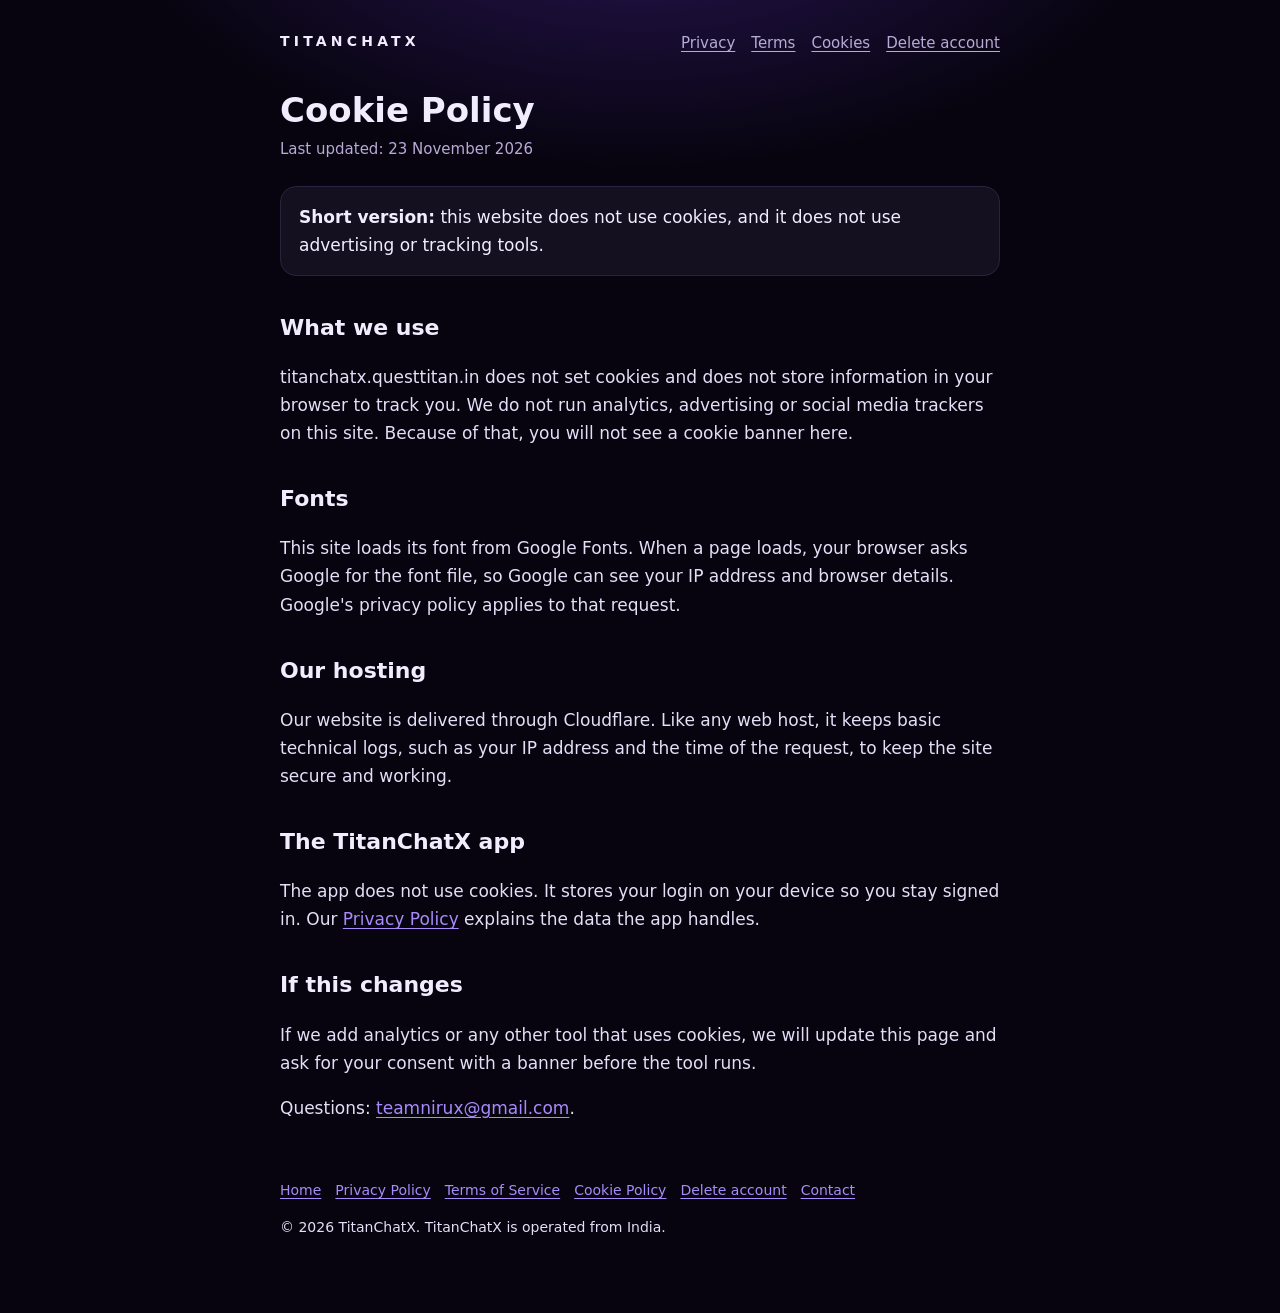
<file: cookies.html>
<!doctype html>
<html lang="en">
<head>
<meta charset="utf-8">
<meta name="viewport" content="width=device-width,initial-scale=1">
<title>Cookie Policy | TitanChatX</title>
<meta name="description" content="This website does not use cookies.">
<link rel="canonical" href="https://titanchatx.questtitan.in/cookies.html">
<style>
:root{--bg:#07040f;--panel:#14101f;--line:#2a2340;--text:#f1edff;--mute:#b6abd6;--violet:#a78bfa}
*{box-sizing:border-box}
html{scroll-behavior:smooth}
body{margin:0;background:radial-gradient(900px 500px at 50% -10%,#2b1659 0,var(--bg) 60%);color:var(--text);font:17px/1.65 system-ui,-apple-system,"Segoe UI",Roboto,sans-serif}
.skip{position:absolute;left:-999px;top:8px;background:#fff;color:#000;padding:10px 14px;border-radius:8px;z-index:9}
.skip:focus{left:8px}
header,main,footer{max-width:760px;margin:0 auto;padding:0 20px}
header{padding-top:28px;display:flex;justify-content:space-between;align-items:center;gap:12px;flex-wrap:wrap}
.brand{font-weight:800;letter-spacing:.3em;font-size:14px;color:var(--text);text-decoration:none}
nav a{color:var(--mute);margin-left:16px;font-size:15px}
a{color:var(--violet);text-underline-offset:3px}
a:focus-visible,button:focus-visible{outline:3px solid #fff;outline-offset:3px;border-radius:4px}
h1{font-size:34px;line-height:1.2;margin:34px 0 6px}
h2{font-size:22px;margin:34px 0 8px}
p,li{color:#e4def7}
.meta{color:var(--mute);font-size:15px;margin:0 0 24px}
ul{padding-left:22px}
li{margin:6px 0}
table{width:100%;border-collapse:collapse;margin:14px 0;font-size:15.5px}
th,td{border:1px solid var(--line);padding:10px 12px;text-align:left;vertical-align:top}
th{background:var(--panel)}
.box{background:var(--panel);border:1px solid var(--line);border-radius:16px;padding:16px 18px;margin:18px 0}
footer{padding:40px 20px 60px;color:var(--mute);font-size:14px}
footer a{margin-right:14px}
</style>
</head>
<body>
<a class="skip" href="#main">Skip to content</a>
<header><a class="brand" href="index.html">TITANCHATX</a>
<nav aria-label="Legal pages"><a href="privacy.html">Privacy</a><a href="terms.html">Terms</a><a href="cookies.html">Cookies</a><a href="delete-account.html">Delete account</a></nav></header>
<main id="main">

<h1>Cookie Policy</h1>
<p class="meta">Last updated: 23 November 2026</p>
<div class="box"><b>Short version:</b> this website does not use cookies, and it does not use advertising or tracking tools.</div>

<h2>What we use</h2>
<p>titanchatx.questtitan.in does not set cookies and does not store information in your browser to track you. We do not run analytics, advertising or social media trackers on this site. Because of that, you will not see a cookie banner here.</p>

<h2>Fonts</h2>
<p>This site loads its font from Google Fonts. When a page loads, your browser asks Google for the font file, so Google can see your IP address and browser details. Google's privacy policy applies to that request.</p>

<h2>Our hosting</h2>
<p>Our website is delivered through Cloudflare. Like any web host, it keeps basic technical logs, such as your IP address and the time of the request, to keep the site secure and working.</p>

<h2>The TitanChatX app</h2>
<p>The app does not use cookies. It stores your login on your device so you stay signed in. Our <a href="privacy.html">Privacy Policy</a> explains the data the app handles.</p>

<h2>If this changes</h2>
<p>If we add analytics or any other tool that uses cookies, we will update this page and ask for your consent with a banner before the tool runs.</p>
<p>Questions: <a href="mailto:teamnirux@gmail.com">teamnirux@gmail.com</a>.</p>

</main>
<footer><a href="index.html">Home</a><a href="privacy.html">Privacy Policy</a><a href="terms.html">Terms of Service</a><a href="cookies.html">Cookie Policy</a><a href="delete-account.html">Delete account</a><a href="mailto:teamnirux@gmail.com">Contact</a>
<p>&copy; 2026 TitanChatX. TitanChatX is operated from India.</p></footer>
</body>
</html>
</file>
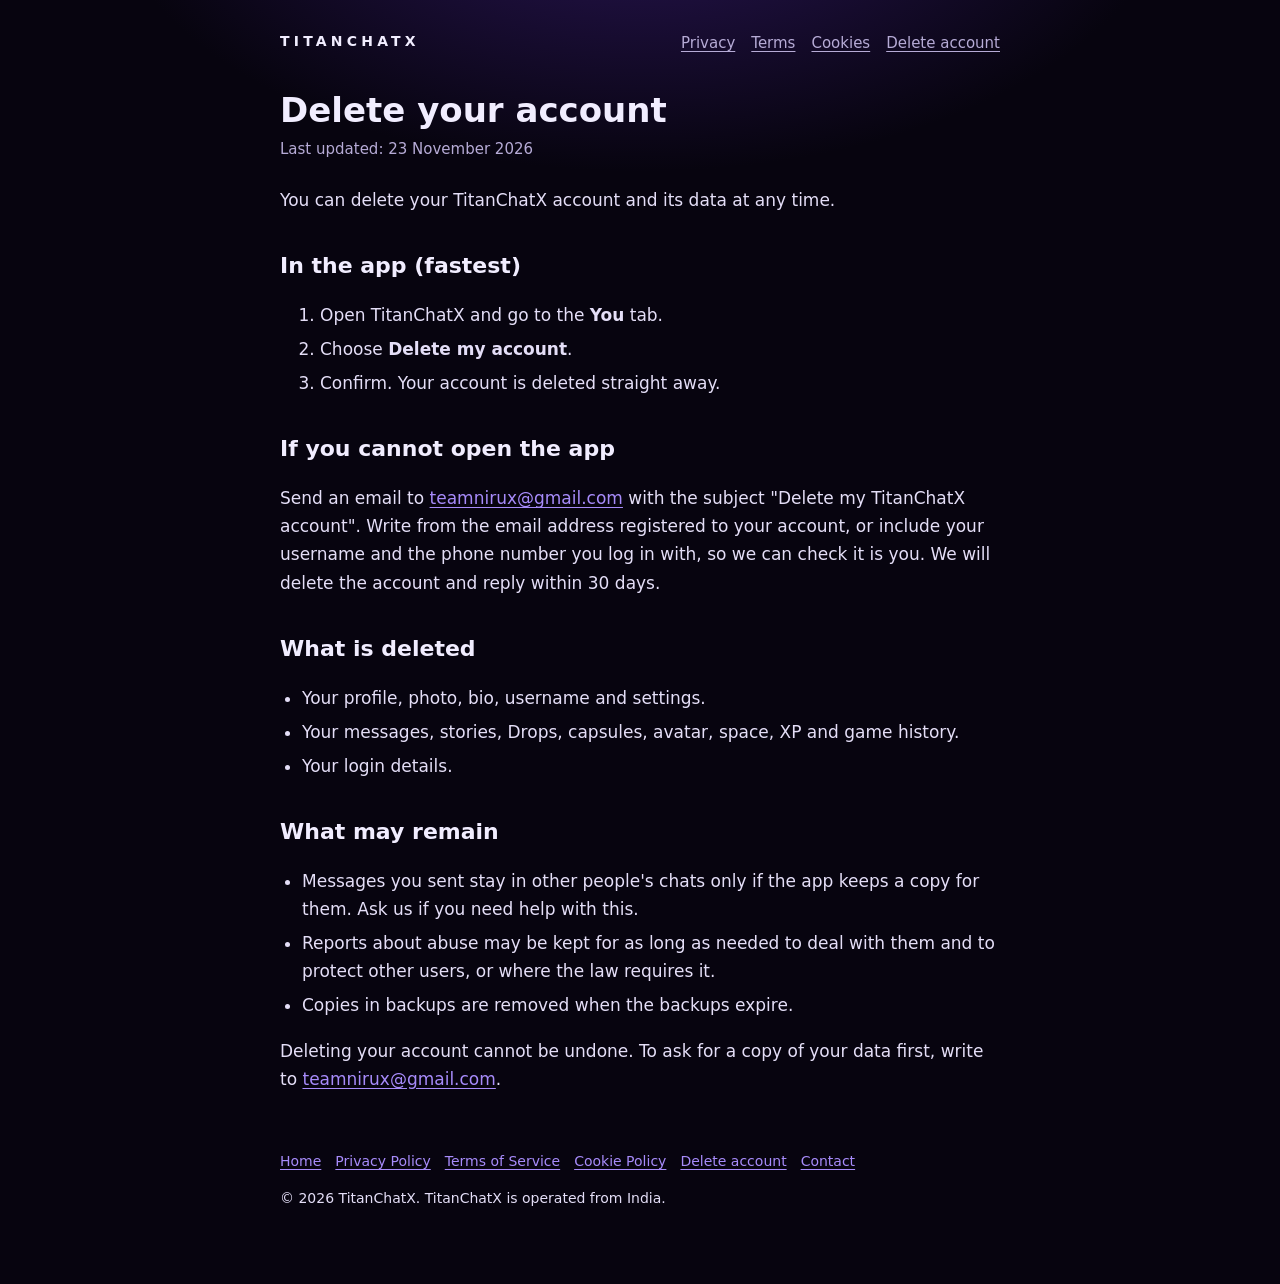
<file: delete-account.html>
<!doctype html>
<html lang="en">
<head>
<meta charset="utf-8">
<meta name="viewport" content="width=device-width,initial-scale=1">
<title>Delete your account | TitanChatX</title>
<meta name="description" content="How to delete your TitanChatX account and data.">
<link rel="canonical" href="https://titanchatx.questtitan.in/delete-account.html">
<style>
:root{--bg:#07040f;--panel:#14101f;--line:#2a2340;--text:#f1edff;--mute:#b6abd6;--violet:#a78bfa}
*{box-sizing:border-box}
html{scroll-behavior:smooth}
body{margin:0;background:radial-gradient(900px 500px at 50% -10%,#2b1659 0,var(--bg) 60%);color:var(--text);font:17px/1.65 system-ui,-apple-system,"Segoe UI",Roboto,sans-serif}
.skip{position:absolute;left:-999px;top:8px;background:#fff;color:#000;padding:10px 14px;border-radius:8px;z-index:9}
.skip:focus{left:8px}
header,main,footer{max-width:760px;margin:0 auto;padding:0 20px}
header{padding-top:28px;display:flex;justify-content:space-between;align-items:center;gap:12px;flex-wrap:wrap}
.brand{font-weight:800;letter-spacing:.3em;font-size:14px;color:var(--text);text-decoration:none}
nav a{color:var(--mute);margin-left:16px;font-size:15px}
a{color:var(--violet);text-underline-offset:3px}
a:focus-visible,button:focus-visible{outline:3px solid #fff;outline-offset:3px;border-radius:4px}
h1{font-size:34px;line-height:1.2;margin:34px 0 6px}
h2{font-size:22px;margin:34px 0 8px}
p,li{color:#e4def7}
.meta{color:var(--mute);font-size:15px;margin:0 0 24px}
ul{padding-left:22px}
li{margin:6px 0}
table{width:100%;border-collapse:collapse;margin:14px 0;font-size:15.5px}
th,td{border:1px solid var(--line);padding:10px 12px;text-align:left;vertical-align:top}
th{background:var(--panel)}
.box{background:var(--panel);border:1px solid var(--line);border-radius:16px;padding:16px 18px;margin:18px 0}
footer{padding:40px 20px 60px;color:var(--mute);font-size:14px}
footer a{margin-right:14px}
</style>
</head>
<body>
<a class="skip" href="#main">Skip to content</a>
<header><a class="brand" href="index.html">TITANCHATX</a>
<nav aria-label="Legal pages"><a href="privacy.html">Privacy</a><a href="terms.html">Terms</a><a href="cookies.html">Cookies</a><a href="delete-account.html">Delete account</a></nav></header>
<main id="main">

<h1>Delete your account</h1>
<p class="meta">Last updated: 23 November 2026</p>
<p>You can delete your TitanChatX account and its data at any time.</p>

<h2>In the app (fastest)</h2>
<ol>
<li>Open TitanChatX and go to the <b>You</b> tab.</li>
<li>Choose <b>Delete my account</b>.</li>
<li>Confirm. Your account is deleted straight away.</li>
</ol>

<h2>If you cannot open the app</h2>
<p>Send an email to <a href="mailto:teamnirux@gmail.com?subject=Delete%20my%20TitanChatX%20account">teamnirux@gmail.com</a> with the subject "Delete my TitanChatX account". Write from the email address registered to your account, or include your username and the phone number you log in with, so we can check it is you. We will delete the account and reply within 30 days.</p>

<h2>What is deleted</h2>
<ul>
<li>Your profile, photo, bio, username and settings.</li>
<li>Your messages, stories, Drops, capsules, avatar, space, XP and game history.</li>
<li>Your login details.</li>
</ul>

<h2>What may remain</h2>
<ul>
<li>Messages you sent stay in other people's chats only if the app keeps a copy for them. Ask us if you need help with this.</li>
<li>Reports about abuse may be kept for as long as needed to deal with them and to protect other users, or where the law requires it.</li>
<li>Copies in backups are removed when the backups expire.</li>
</ul>
<p>Deleting your account cannot be undone. To ask for a copy of your data first, write to <a href="mailto:teamnirux@gmail.com">teamnirux@gmail.com</a>.</p>

</main>
<footer><a href="index.html">Home</a><a href="privacy.html">Privacy Policy</a><a href="terms.html">Terms of Service</a><a href="cookies.html">Cookie Policy</a><a href="delete-account.html">Delete account</a><a href="mailto:teamnirux@gmail.com">Contact</a>
<p>&copy; 2026 TitanChatX. TitanChatX is operated from India.</p></footer>
</body>
</html>
</file>
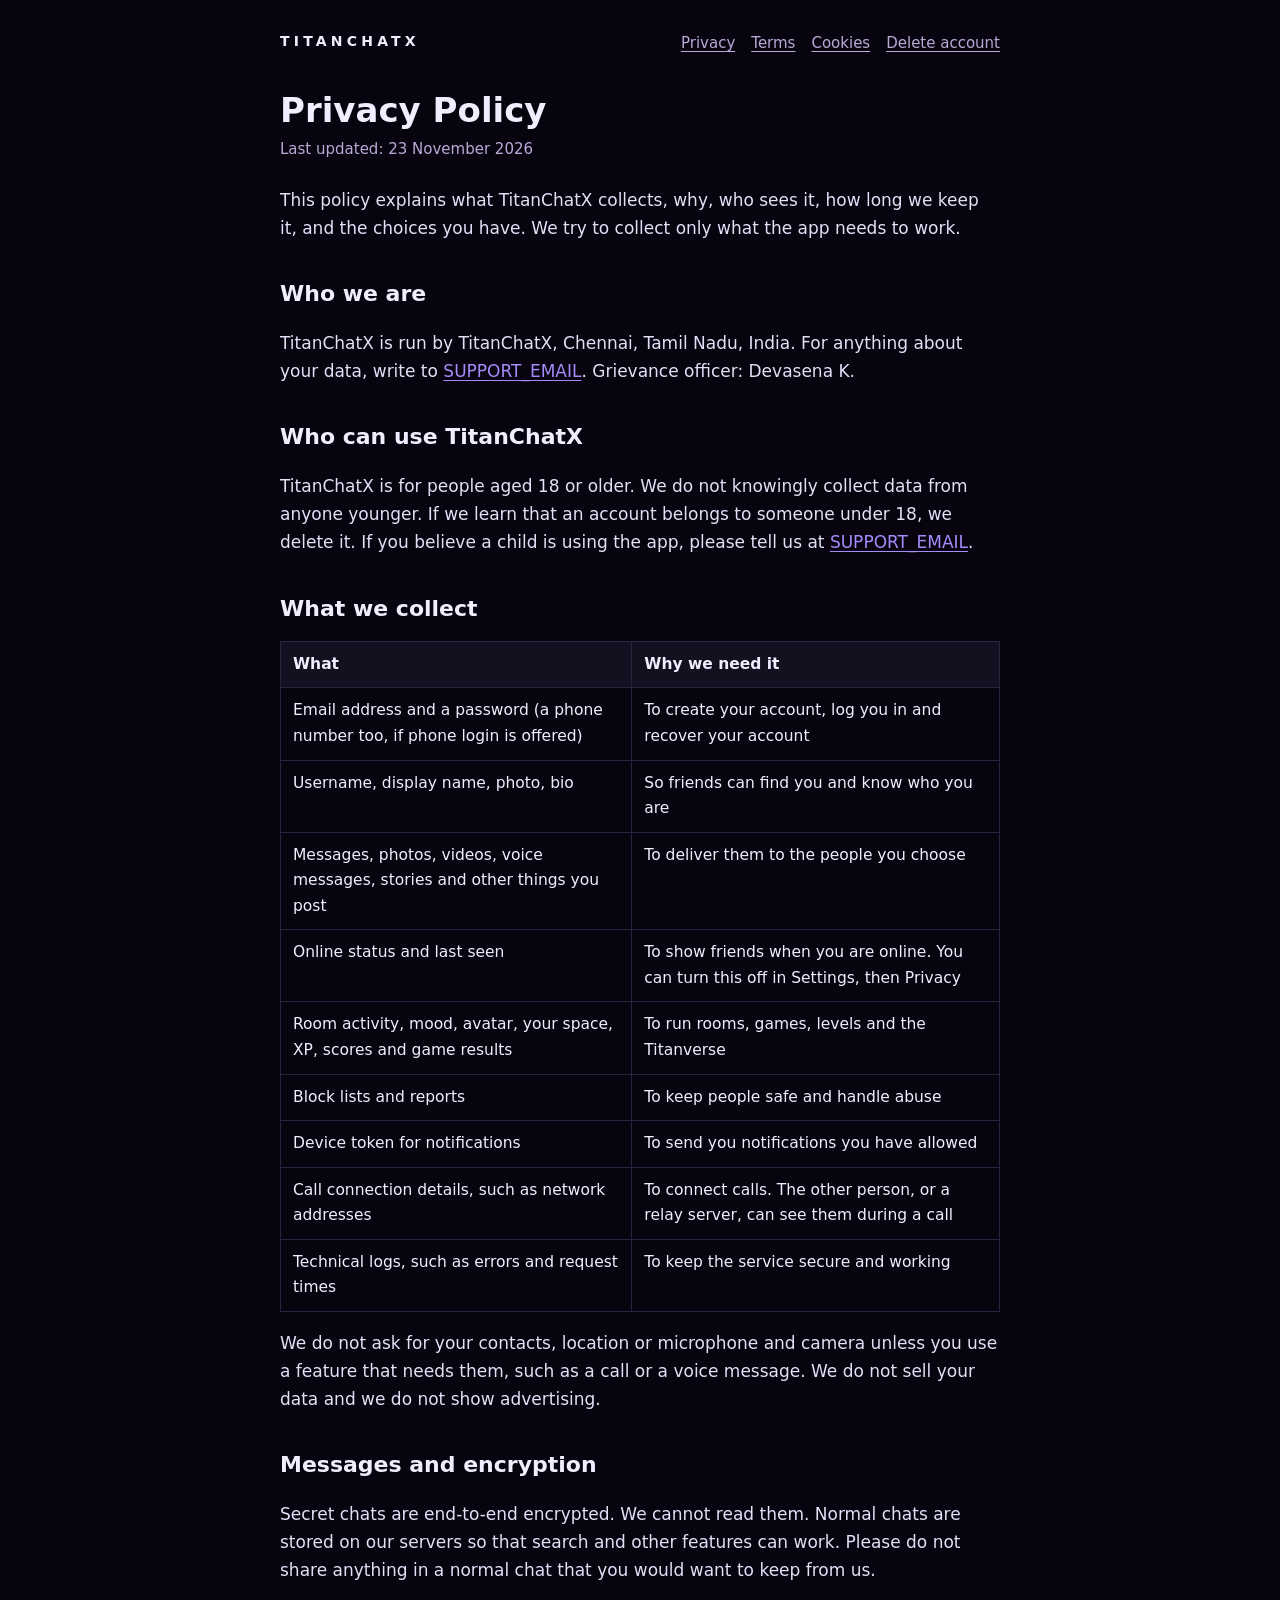
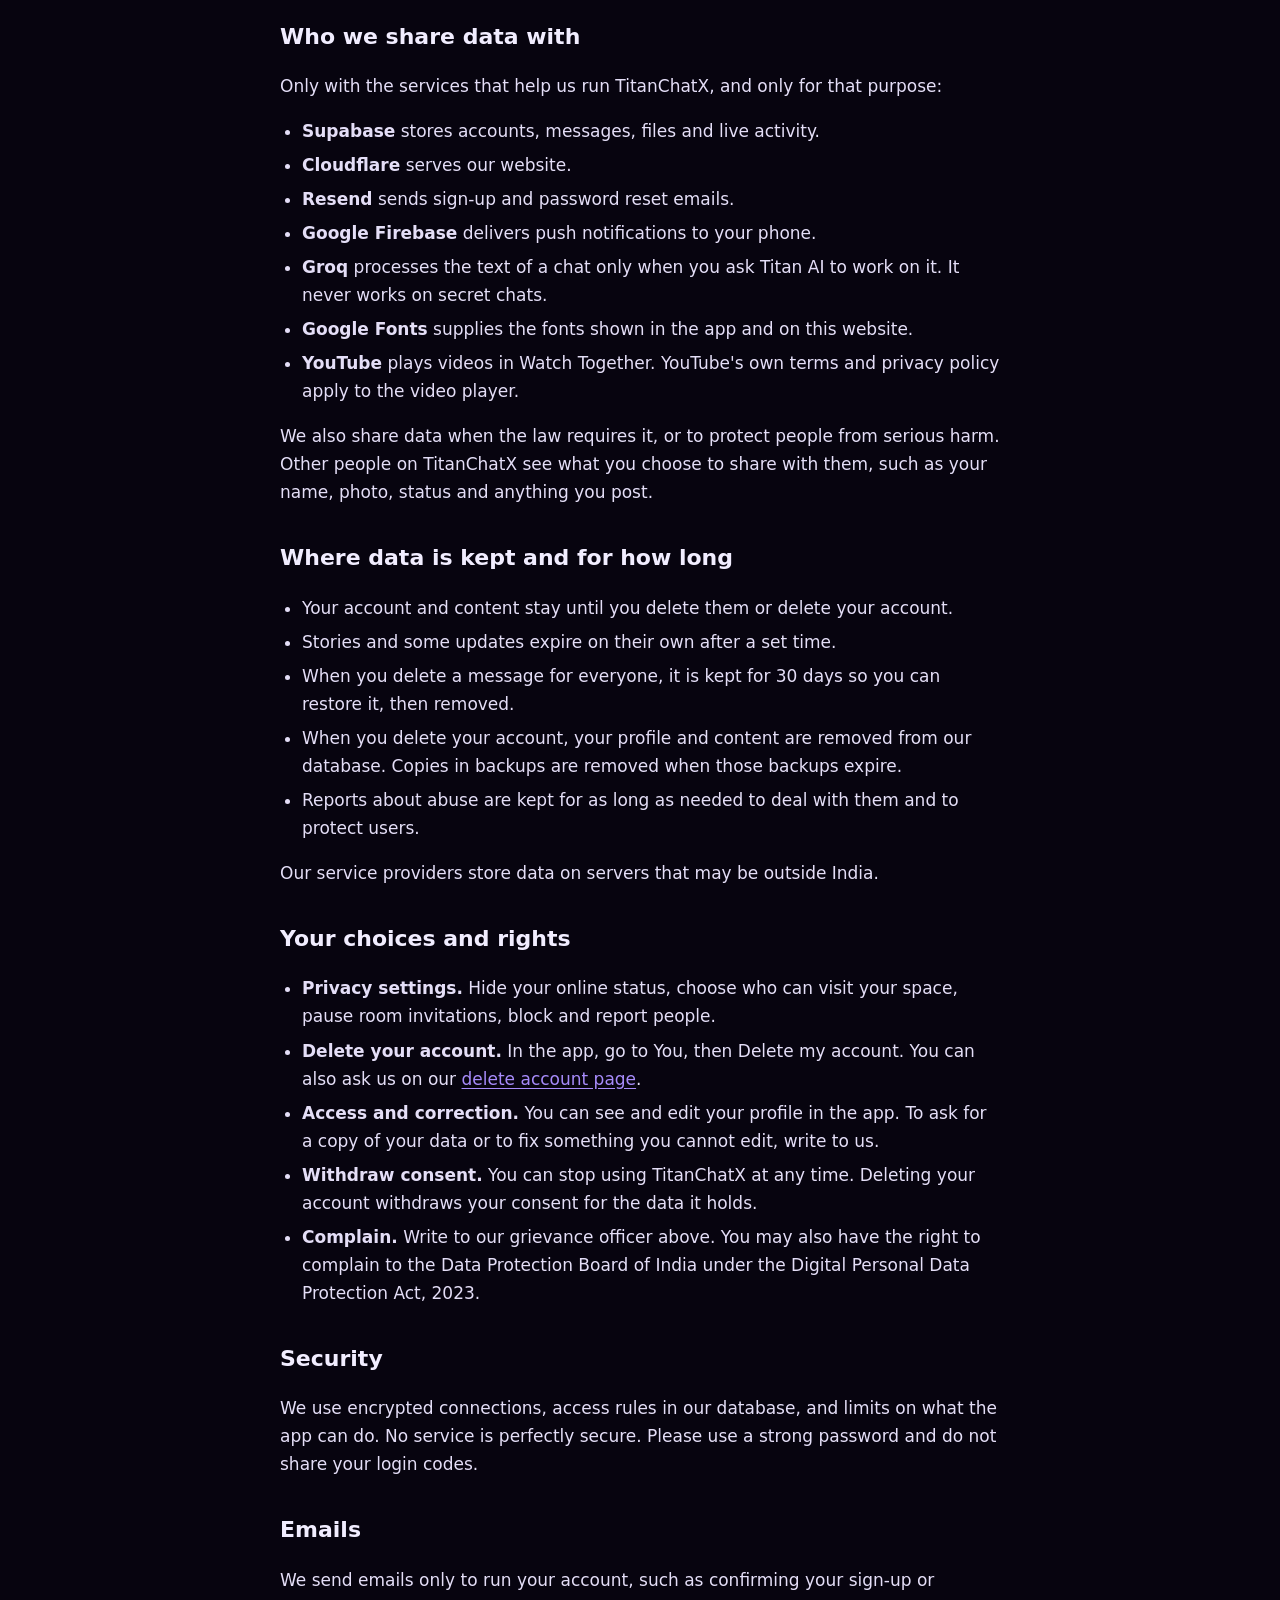
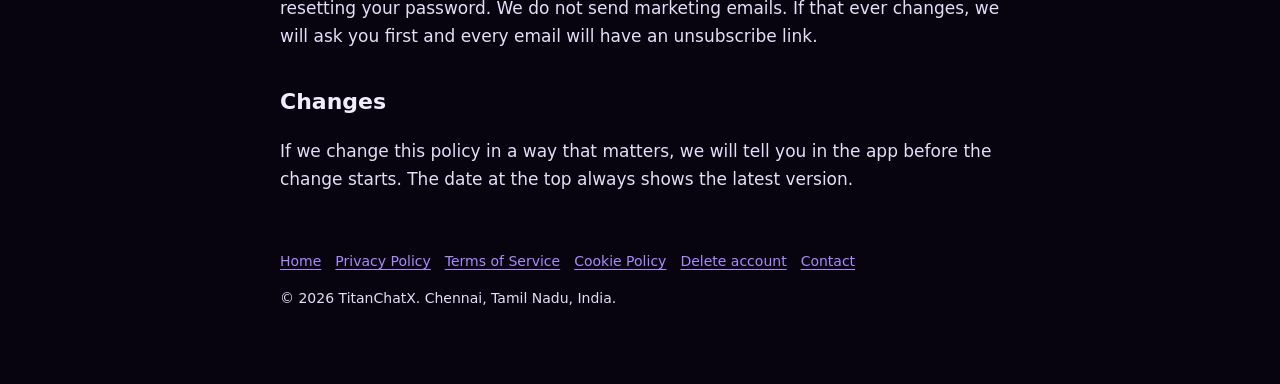
<file: privacy.html>
<!doctype html>
<html lang="en">
<head>
<meta charset="utf-8">
<meta name="viewport" content="width=device-width,initial-scale=1">
<title>Privacy Policy | TitanChatX</title>
<meta name="description" content="How TitanChatX collects, uses and protects your data.">
<link rel="canonical" href="https://titanchatx.questtitan.in/privacy.html">
<style>
:root{--bg:#07040f;--panel:#14101f;--line:#2a2340;--text:#f1edff;--mute:#b6abd6;--violet:#a78bfa}
*{box-sizing:border-box}
html{scroll-behavior:smooth}
body{margin:0;background:radial-gradient(900px 500px at 50% -10%,#2b1659 0,var(--bg) 60%);color:var(--text);font:17px/1.65 system-ui,-apple-system,"Segoe UI",Roboto,sans-serif}
.skip{position:absolute;left:-999px;top:8px;background:#fff;color:#000;padding:10px 14px;border-radius:8px;z-index:9}
.skip:focus{left:8px}
header,main,footer{max-width:760px;margin:0 auto;padding:0 20px}
header{padding-top:28px;display:flex;justify-content:space-between;align-items:center;gap:12px;flex-wrap:wrap}
.brand{font-weight:800;letter-spacing:.3em;font-size:14px;color:var(--text);text-decoration:none}
nav a{color:var(--mute);margin-left:16px;font-size:15px}
a{color:var(--violet);text-underline-offset:3px}
a:focus-visible,button:focus-visible{outline:3px solid #fff;outline-offset:3px;border-radius:4px}
h1{font-size:34px;line-height:1.2;margin:34px 0 6px}
h2{font-size:22px;margin:34px 0 8px}
p,li{color:#e4def7}
.meta{color:var(--mute);font-size:15px;margin:0 0 24px}
ul{padding-left:22px}
li{margin:6px 0}
table{width:100%;border-collapse:collapse;margin:14px 0;font-size:15.5px}
th,td{border:1px solid var(--line);padding:10px 12px;text-align:left;vertical-align:top}
th{background:var(--panel)}
.box{background:var(--panel);border:1px solid var(--line);border-radius:16px;padding:16px 18px;margin:18px 0}
footer{padding:40px 20px 60px;color:var(--mute);font-size:14px}
footer a{margin-right:14px}
</style>
</head>
<body>
<a class="skip" href="#main">Skip to content</a>
<header><a class="brand" href="index.html">TITANCHATX</a>
<nav aria-label="Legal pages"><a href="privacy.html">Privacy</a><a href="terms.html">Terms</a><a href="cookies.html">Cookies</a><a href="delete-account.html">Delete account</a></nav></header>
<main id="main">

<h1>Privacy Policy</h1>
<p class="meta">Last updated: 23 November 2026</p>
<p>This policy explains what TitanChatX collects, why, who sees it, how long we keep it, and the choices you have. We try to collect only what the app needs to work.</p>

<h2>Who we are</h2>
<p>TitanChatX is run by TitanChatX, Chennai, Tamil Nadu, India. For anything about your data, write to <a href="mailto:teamnirux@gmail.com">SUPPORT_EMAIL</a>. Grievance officer: Devasena K.</p>

<h2>Who can use TitanChatX</h2>
<p>TitanChatX is for people aged 18 or older. We do not knowingly collect data from anyone younger. If we learn that an account belongs to someone under 18, we delete it. If you believe a child is using the app, please tell us at <a href="mailto:teamnirux@gmail.com">SUPPORT_EMAIL</a>.</p>

<h2>What we collect</h2>
<table>
<tr><th>What</th><th>Why we need it</th></tr>
<tr><td>Email address and a password (a phone number too, if phone login is offered)</td><td>To create your account, log you in and recover your account</td></tr>
<tr><td>Username, display name, photo, bio</td><td>So friends can find you and know who you are</td></tr>
<tr><td>Messages, photos, videos, voice messages, stories and other things you post</td><td>To deliver them to the people you choose</td></tr>
<tr><td>Online status and last seen</td><td>To show friends when you are online. You can turn this off in Settings, then Privacy</td></tr>
<tr><td>Room activity, mood, avatar, your space, XP, scores and game results</td><td>To run rooms, games, levels and the Titanverse</td></tr>
<tr><td>Block lists and reports</td><td>To keep people safe and handle abuse</td></tr>
<tr><td>Device token for notifications</td><td>To send you notifications you have allowed</td></tr>
<tr><td>Call connection details, such as network addresses</td><td>To connect calls. The other person, or a relay server, can see them during a call</td></tr>
<tr><td>Technical logs, such as errors and request times</td><td>To keep the service secure and working</td></tr>
</table>
<p>We do not ask for your contacts, location or microphone and camera unless you use a feature that needs them, such as a call or a voice message. We do not sell your data and we do not show advertising.</p>

<h2>Messages and encryption</h2>
<p>Secret chats are end-to-end encrypted. We cannot read them. Normal chats are stored on our servers so that search and other features can work. Please do not share anything in a normal chat that you would want to keep from us.</p>

<h2>Who we share data with</h2>
<p>Only with the services that help us run TitanChatX, and only for that purpose:</p>
<ul>
<li><b>Supabase</b> stores accounts, messages, files and live activity.</li>
<li><b>Cloudflare</b> serves our website.</li>
<li><b>Resend</b> sends sign-up and password reset emails.</li>
<li><b>Google Firebase</b> delivers push notifications to your phone.</li>
<li><b>Groq</b> processes the text of a chat only when you ask Titan AI to work on it. It never works on secret chats.</li>
<li><b>Google Fonts</b> supplies the fonts shown in the app and on this website.</li>
<li><b>YouTube</b> plays videos in Watch Together. YouTube's own terms and privacy policy apply to the video player.</li>
</ul>
<p>We also share data when the law requires it, or to protect people from serious harm. Other people on TitanChatX see what you choose to share with them, such as your name, photo, status and anything you post.</p>

<h2>Where data is kept and for how long</h2>
<ul>
<li>Your account and content stay until you delete them or delete your account.</li>
<li>Stories and some updates expire on their own after a set time.</li>
<li>When you delete a message for everyone, it is kept for 30 days so you can restore it, then removed.</li>
<li>When you delete your account, your profile and content are removed from our database. Copies in backups are removed when those backups expire.</li>
<li>Reports about abuse are kept for as long as needed to deal with them and to protect users.</li>
</ul>
<p>Our service providers store data on servers that may be outside India.</p>

<h2>Your choices and rights</h2>
<ul>
<li><b>Privacy settings.</b> Hide your online status, choose who can visit your space, pause room invitations, block and report people.</li>
<li><b>Delete your account.</b> In the app, go to You, then Delete my account. You can also ask us on our <a href="delete-account.html">delete account page</a>.</li>
<li><b>Access and correction.</b> You can see and edit your profile in the app. To ask for a copy of your data or to fix something you cannot edit, write to us.</li>
<li><b>Withdraw consent.</b> You can stop using TitanChatX at any time. Deleting your account withdraws your consent for the data it holds.</li>
<li><b>Complain.</b> Write to our grievance officer above. You may also have the right to complain to the Data Protection Board of India under the Digital Personal Data Protection Act, 2023.</li>
</ul>

<h2>Security</h2>
<p>We use encrypted connections, access rules in our database, and limits on what the app can do. No service is perfectly secure. Please use a strong password and do not share your login codes.</p>

<h2>Emails</h2>
<p>We send emails only to run your account, such as confirming your sign-up or resetting your password. We do not send marketing emails. If that ever changes, we will ask you first and every email will have an unsubscribe link.</p>

<h2>Changes</h2>
<p>If we change this policy in a way that matters, we will tell you in the app before the change starts. The date at the top always shows the latest version.</p>

</main>
<footer><a href="index.html">Home</a><a href="privacy.html">Privacy Policy</a><a href="terms.html">Terms of Service</a><a href="cookies.html">Cookie Policy</a><a href="delete-account.html">Delete account</a><a href="mailto:teamnirux@gmail.com">Contact</a>
<p>&copy; 2026 TitanChatX. Chennai, Tamil Nadu, India.</p></footer>
</body>
</html>
</file>
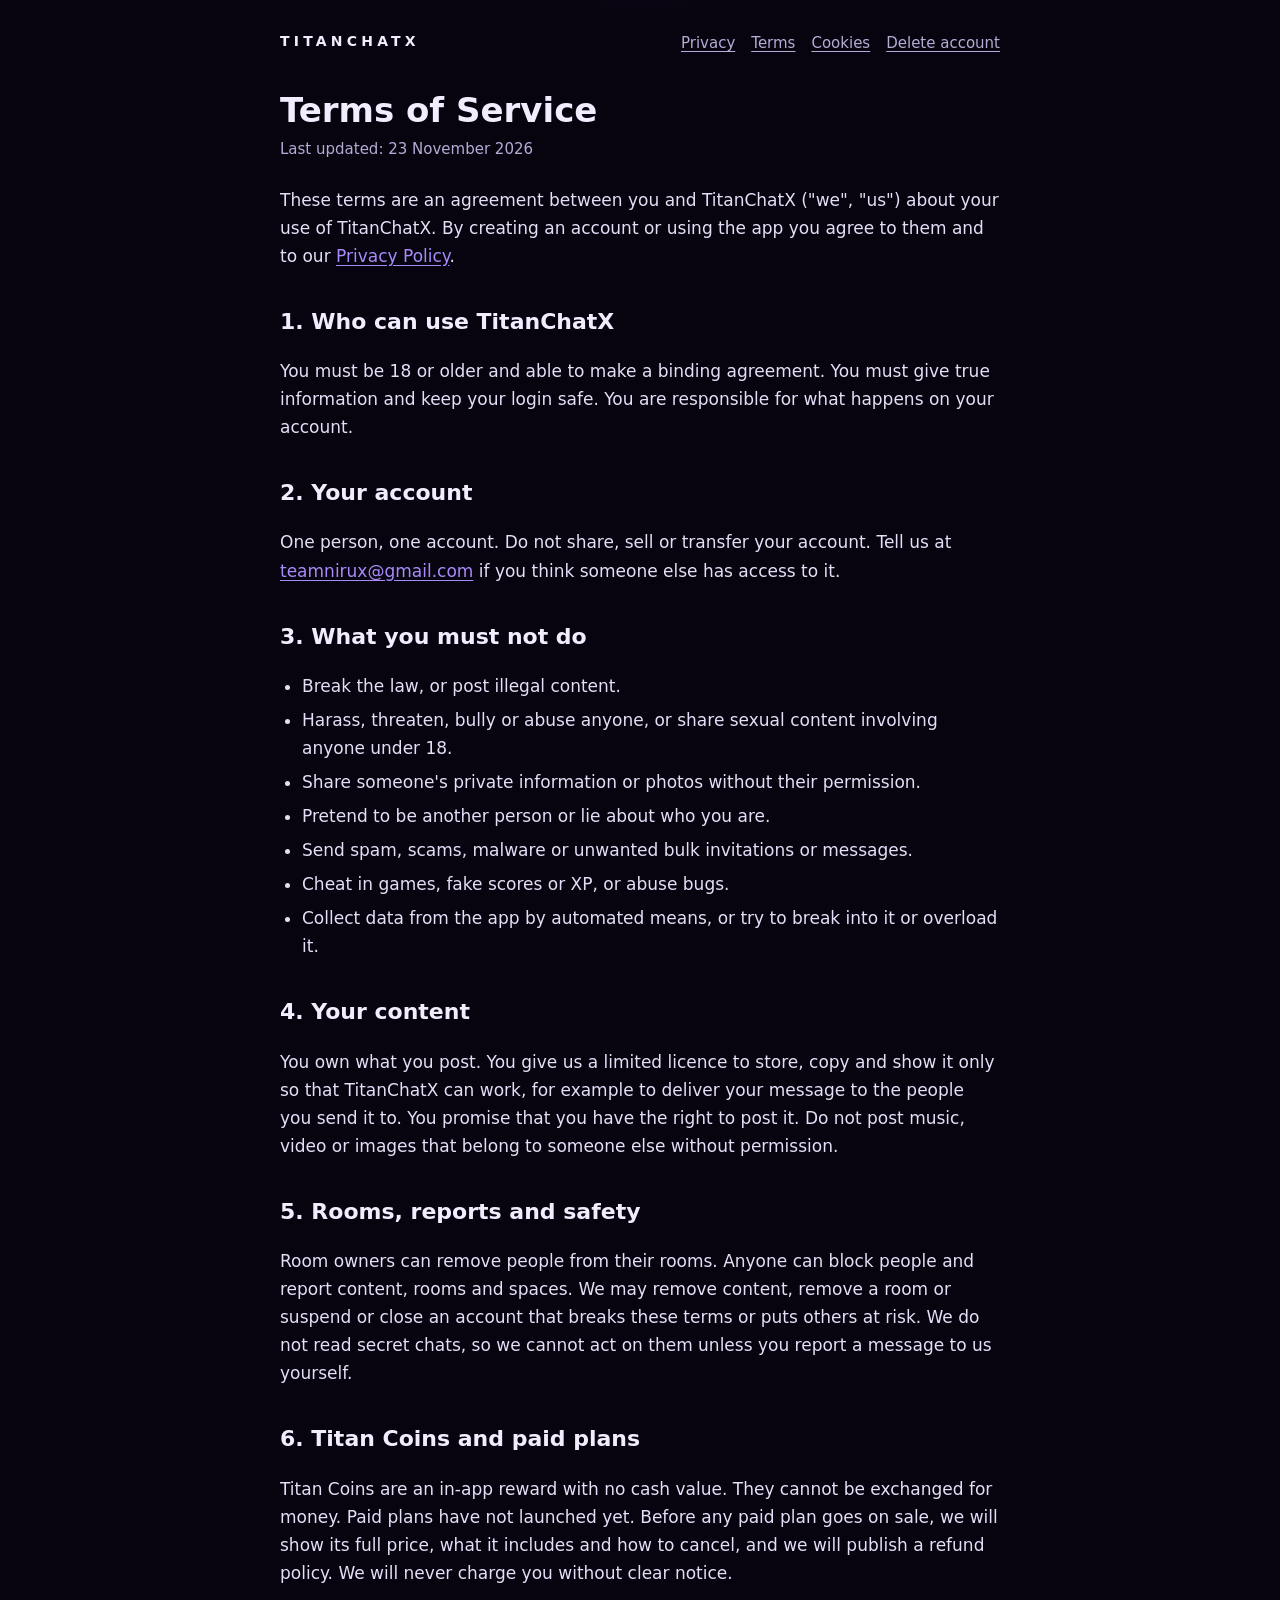
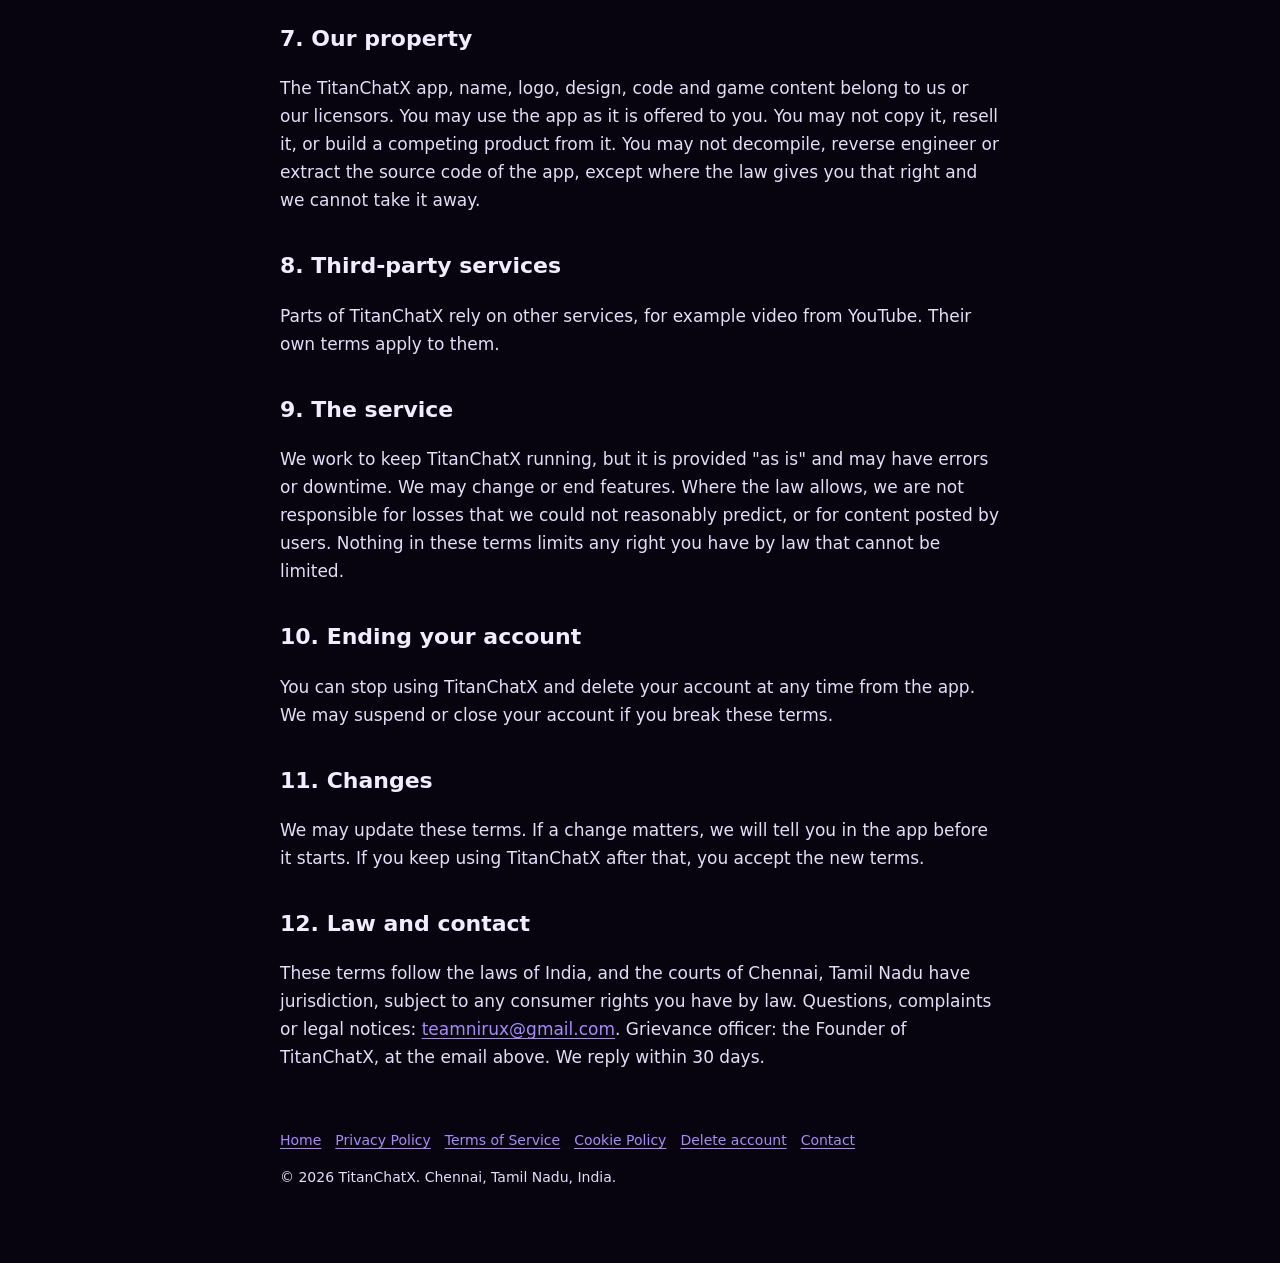
<file: terms.html>
<!doctype html>
<html lang="en">
<head>
<meta charset="utf-8">
<meta name="viewport" content="width=device-width,initial-scale=1">
<title>Terms of Service | TitanChatX</title>
<meta name="description" content="The rules for using TitanChatX.">
<link rel="canonical" href="https://titanchatx.questtitan.in/terms.html">
<style>
:root{--bg:#07040f;--panel:#14101f;--line:#2a2340;--text:#f1edff;--mute:#b6abd6;--violet:#a78bfa}
*{box-sizing:border-box}
html{scroll-behavior:smooth}
body{margin:0;background:radial-gradient(900px 500px at 50% -10%,#2b1659 0,var(--bg) 60%);color:var(--text);font:17px/1.65 system-ui,-apple-system,"Segoe UI",Roboto,sans-serif}
.skip{position:absolute;left:-999px;top:8px;background:#fff;color:#000;padding:10px 14px;border-radius:8px;z-index:9}
.skip:focus{left:8px}
header,main,footer{max-width:760px;margin:0 auto;padding:0 20px}
header{padding-top:28px;display:flex;justify-content:space-between;align-items:center;gap:12px;flex-wrap:wrap}
.brand{font-weight:800;letter-spacing:.3em;font-size:14px;color:var(--text);text-decoration:none}
nav a{color:var(--mute);margin-left:16px;font-size:15px}
a{color:var(--violet);text-underline-offset:3px}
a:focus-visible,button:focus-visible{outline:3px solid #fff;outline-offset:3px;border-radius:4px}
h1{font-size:34px;line-height:1.2;margin:34px 0 6px}
h2{font-size:22px;margin:34px 0 8px}
p,li{color:#e4def7}
.meta{color:var(--mute);font-size:15px;margin:0 0 24px}
ul{padding-left:22px}
li{margin:6px 0}
table{width:100%;border-collapse:collapse;margin:14px 0;font-size:15.5px}
th,td{border:1px solid var(--line);padding:10px 12px;text-align:left;vertical-align:top}
th{background:var(--panel)}
.box{background:var(--panel);border:1px solid var(--line);border-radius:16px;padding:16px 18px;margin:18px 0}
footer{padding:40px 20px 60px;color:var(--mute);font-size:14px}
footer a{margin-right:14px}
</style>
</head>
<body>
<a class="skip" href="#main">Skip to content</a>
<header><a class="brand" href="index.html">TITANCHATX</a>
<nav aria-label="Legal pages"><a href="privacy.html">Privacy</a><a href="terms.html">Terms</a><a href="cookies.html">Cookies</a><a href="delete-account.html">Delete account</a></nav></header>
<main id="main">

<h1>Terms of Service</h1>
<p class="meta">Last updated: 23 November 2026</p>
<p>These terms are an agreement between you and TitanChatX ("we", "us") about your use of TitanChatX. By creating an account or using the app you agree to them and to our <a href="privacy.html">Privacy Policy</a>.</p>

<h2>1. Who can use TitanChatX</h2>
<p>You must be 18 or older and able to make a binding agreement. You must give true information and keep your login safe. You are responsible for what happens on your account.</p>

<h2>2. Your account</h2>
<p>One person, one account. Do not share, sell or transfer your account. Tell us at <a href="mailto:teamnirux@gmail.com">teamnirux@gmail.com</a> if you think someone else has access to it.</p>

<h2>3. What you must not do</h2>
<ul>
<li>Break the law, or post illegal content.</li>
<li>Harass, threaten, bully or abuse anyone, or share sexual content involving anyone under 18.</li>
<li>Share someone's private information or photos without their permission.</li>
<li>Pretend to be another person or lie about who you are.</li>
<li>Send spam, scams, malware or unwanted bulk invitations or messages.</li>
<li>Cheat in games, fake scores or XP, or abuse bugs.</li>
<li>Collect data from the app by automated means, or try to break into it or overload it.</li>
</ul>

<h2>4. Your content</h2>
<p>You own what you post. You give us a limited licence to store, copy and show it only so that TitanChatX can work, for example to deliver your message to the people you send it to. You promise that you have the right to post it. Do not post music, video or images that belong to someone else without permission.</p>

<h2>5. Rooms, reports and safety</h2>
<p>Room owners can remove people from their rooms. Anyone can block people and report content, rooms and spaces. We may remove content, remove a room or suspend or close an account that breaks these terms or puts others at risk. We do not read secret chats, so we cannot act on them unless you report a message to us yourself.</p>

<h2>6. Titan Coins and paid plans</h2>
<p>Titan Coins are an in-app reward with no cash value. They cannot be exchanged for money. Paid plans have not launched yet. Before any paid plan goes on sale, we will show its full price, what it includes and how to cancel, and we will publish a refund policy. We will never charge you without clear notice.</p>

<h2>7. Our property</h2>
<p>The TitanChatX app, name, logo, design, code and game content belong to us or our licensors. You may use the app as it is offered to you. You may not copy it, resell it, or build a competing product from it. You may not decompile, reverse engineer or extract the source code of the app, except where the law gives you that right and we cannot take it away.</p>

<h2>8. Third-party services</h2>
<p>Parts of TitanChatX rely on other services, for example video from YouTube. Their own terms apply to them.</p>

<h2>9. The service</h2>
<p>We work to keep TitanChatX running, but it is provided "as is" and may have errors or downtime. We may change or end features. Where the law allows, we are not responsible for losses that we could not reasonably predict, or for content posted by users. Nothing in these terms limits any right you have by law that cannot be limited.</p>

<h2>10. Ending your account</h2>
<p>You can stop using TitanChatX and delete your account at any time from the app. We may suspend or close your account if you break these terms.</p>

<h2>11. Changes</h2>
<p>We may update these terms. If a change matters, we will tell you in the app before it starts. If you keep using TitanChatX after that, you accept the new terms.</p>

<h2>12. Law and contact</h2>
<p>These terms follow the laws of India, and the courts of Chennai, Tamil Nadu have jurisdiction, subject to any consumer rights you have by law. Questions, complaints or legal notices: <a href="mailto:teamnirux@gmail.com">teamnirux@gmail.com</a>. Grievance officer: the Founder of TitanChatX, at the email above. We reply within 30 days.</p>

</main>
<footer><a href="index.html">Home</a><a href="privacy.html">Privacy Policy</a><a href="terms.html">Terms of Service</a><a href="cookies.html">Cookie Policy</a><a href="delete-account.html">Delete account</a><a href="mailto:teamnirux@gmail.com">Contact</a>
<p>&copy; 2026 TitanChatX. Chennai, Tamil Nadu, India.</p></footer>
</body>
</html>
</file>
<file: style.css>
:root{
  --black:#080812;--violet:#8957FF;--silver:#C6C8D2;--white:#F5F3FA;
  --surface:#11101A;--surface2:#191625;--line:#302A3D;
  --mute:#9B97AE;--violet-soft:rgba(137,87,255,.16);--glow:0 0 60px rgba(137,87,255,.28);
  --ease:cubic-bezier(.2,.7,.2,1);
  --display:"Chakra Petch",system-ui,sans-serif;
}
*{box-sizing:border-box}
html{overflow-x:clip;scroll-behavior:smooth;scroll-padding-top:84px;-webkit-text-size-adjust:100%}
body{margin:0;background:var(--black);color:var(--white);font:16px/1.65 system-ui,-apple-system,"Segoe UI",Roboto,sans-serif;overflow-x:hidden}
a{color:var(--silver)}
img,svg{max-width:100%}
.wrap{max-width:1180px;margin:0 auto;padding:0 22px}
.sr{position:absolute;width:1px;height:1px;overflow:hidden;clip:rect(0 0 0 0);white-space:nowrap}
.display{font-family:var(--display)}

/* ambient light */
.ambient{position:fixed;inset:0;z-index:-2;pointer-events:none;background:
  radial-gradient(900px 600px at 78% -8%,rgba(137,87,255,.22),transparent 62%),
  radial-gradient(700px 500px at 5% 40%,rgba(137,87,255,.09),transparent 60%),var(--black)}
#fx{position:fixed;inset:0;width:100%;height:100%;z-index:-1;pointer-events:none;opacity:.7}

#bar{position:fixed;left:0;top:0;height:2px;width:100%;background:linear-gradient(90deg,var(--violet),var(--silver));transform-origin:0 50%;transform:scaleX(0);z-index:60;pointer-events:none}
.ambient::after{content:"";position:absolute;width:760px;height:760px;left:50%;top:50%;margin:-380px 0 0 -380px;border-radius:50%;background:radial-gradient(circle,rgba(137,87,255,.14),transparent 65%);transform:translate3d(calc(var(--sx,0)*60px),calc(var(--sy,0)*-1px),0);will-change:transform}
section::before{content:"";position:absolute;top:0;left:50%;width:min(1136px,calc(100% - 44px));height:1px;transform:translateX(-50%) scaleX(0);background:linear-gradient(90deg,transparent,var(--violet),transparent);opacity:.55;transition:transform 1.4s var(--ease)}
section.seen::before{transform:translateX(-50%) scaleX(1)}
h2.sec .w{display:inline-block;overflow:hidden;vertical-align:top;padding-bottom:.14em;margin-bottom:-.14em}
h2.sec .w>span{display:inline-block;transform:translateY(112%);transition:transform .9s var(--ease);transition-delay:calc(var(--wi)*55ms)}
h2.sec.in .w>span{transform:none}
/* nav */
header.top{position:sticky;top:0;z-index:50;transition:background .3s,border-color .3s,backdrop-filter .3s;border-bottom:1px solid transparent}
header.top.scrolled{background:rgba(8,8,18,.72);backdrop-filter:blur(16px);-webkit-backdrop-filter:blur(16px);border-color:var(--line)}
nav.bar{display:flex;align-items:center;justify-content:space-between;height:68px}
.logo{display:flex;align-items:center;gap:10px;text-decoration:none;color:var(--white);font:700 17px var(--display);letter-spacing:.16em}
.logo svg{width:30px;height:30px}
.logo b{color:var(--violet);font-weight:700}
.links{display:flex;align-items:center;gap:6px}
.links a{color:var(--mute);text-decoration:none;font-size:14px;padding:8px 12px;border-radius:10px;transition:color .2s,background .2s}
.links a:hover{color:var(--white);background:var(--surface2)}
.links a.btn{color:#fff;margin-left:8px}.links a.btn:hover{background:var(--violet)}
.menu{display:none;background:none;border:1px solid var(--line);color:var(--white);border-radius:10px;width:42px;height:42px;cursor:pointer}
.btn{display:inline-flex;align-items:center;gap:8px;padding:13px 24px;border-radius:14px;background:var(--violet);color:#fff;text-decoration:none;font-weight:700;font-size:15px;border:1px solid rgba(255,255,255,.14);box-shadow:0 0 0 0 rgba(137,87,255,.5),0 10px 30px rgba(137,87,255,.3);transition:transform .25s var(--ease),box-shadow .25s,background .25s;cursor:pointer}
.btn:hover{transform:translateY(-2px);box-shadow:0 0 0 4px rgba(137,87,255,.18),0 14px 38px rgba(137,87,255,.42)}
.btn.ghost{background:transparent;color:var(--white);border-color:var(--line);box-shadow:none}
.btn.ghost:hover{background:var(--surface2);border-color:var(--silver);box-shadow:none}
.btn.small{padding:9px 16px;font-size:14px;border-radius:12px}
:focus-visible{outline:2px solid var(--silver);outline-offset:3px;border-radius:8px}

/* hero */
.hero{display:grid;grid-template-columns:1.15fr .85fr;gap:30px;align-items:center;padding:34px 0 70px;min-height:calc(100vh - 68px)}
.eyebrow{display:inline-flex;align-items:center;gap:10px;font:600 12px var(--display);letter-spacing:.28em;color:var(--silver);border:1px solid var(--line);background:rgba(25,22,37,.6);padding:7px 14px;border-radius:30px}
.eyebrow i{width:7px;height:7px;border-radius:50%;background:var(--violet);box-shadow:0 0 12px var(--violet)}
h1.type{display:grid;font:700 clamp(30px,4.1vw,54px)/1.08 var(--display);letter-spacing:-.01em;margin:22px 0 18px}
h1.type .sizer{grid-area:1/1;display:grid;visibility:hidden;pointer-events:none}
h1.type .sizer span{grid-area:1/1}
h1.type .live{grid-area:1/1;align-self:start}
h1.type .caret{display:inline-block;width:.075em;height:.9em;background:var(--violet);margin-left:5px;vertical-align:-.08em;border-radius:2px;animation:blink 1.05s steps(1) infinite;box-shadow:0 0 16px var(--violet)}
h1.type .caret.solid{animation:none}
h1.type em{font-style:normal;background:linear-gradient(95deg,var(--white) 10%,var(--violet) 90%);-webkit-background-clip:text;background-clip:text;color:transparent}
.lead{color:var(--mute);font-size:18px;max-width:540px;margin:0 0 30px}
.cta{display:flex;flex-wrap:wrap;gap:12px}
.note{margin-top:22px;color:var(--mute);font-size:13px}
.stage{position:relative;display:flex;justify-content:center;align-items:center;min-height:620px}
.stage .halo{position:absolute;width:420px;height:420px;border-radius:50%;background:radial-gradient(circle,rgba(137,87,255,.38),transparent 65%);filter:blur(30px);animation:breathe 7s ease-in-out infinite}

/* phone */
.phone{position:relative;width:292px;height:600px;border-radius:44px;background:linear-gradient(160deg,#2a2438,#0d0c16);padding:9px;box-shadow:0 40px 90px rgba(0,0,0,.6),0 0 0 1px var(--line),var(--glow);flex:none}
.phone::before{content:"";position:absolute;top:18px;left:50%;transform:translateX(-50%);width:84px;height:22px;border-radius:14px;background:#000;z-index:5}
.screen{position:relative;height:100%;border-radius:36px;overflow:hidden;background:var(--black);display:flex;flex-direction:column}
.status{height:44px;flex:none;display:flex;justify-content:space-between;align-items:flex-end;padding:0 24px 5px;font:600 11px system-ui;color:var(--silver)}
.status .sb{display:flex;gap:6px;align-items:center}
.app-head{display:flex;align-items:center;gap:10px;padding:8px 14px 10px;border-bottom:1px solid var(--line);background:rgba(17,16,26,.9);flex:none}
.av{width:34px;height:34px;border-radius:50%;display:grid;place-items:center;font:700 14px var(--display);color:#fff;background:linear-gradient(140deg,var(--violet),#4b2fb0);flex:none}
.av.s{background:linear-gradient(140deg,#6a6e80,#3a3d4c)}
.app-head .nm{font-weight:700;font-size:14px;line-height:1.15}
.app-head .st{font-size:11px;color:var(--violet)}
.app-head .ic{margin-left:auto;display:flex;gap:12px;color:var(--silver)}
.app-head svg{width:17px;height:17px}
.msgs{flex:1;overflow:hidden;padding:12px 12px 8px;display:flex;flex-direction:column;gap:7px;justify-content:flex-end;background:radial-gradient(260px 200px at 80% 0,rgba(137,87,255,.12),transparent 70%)}
.b{max-width:80%;padding:8px 12px;border-radius:16px;font-size:13px;line-height:1.4;opacity:0;transform:translateY(10px) scale(.97);transition:opacity .4s var(--ease),transform .4s var(--ease)}
.b.in{opacity:1;transform:none}
.b.dyn{display:none}
.b.dyn.in{display:block;animation:arrive .55s var(--ease) both}
.b.me.dyn.in{transform-origin:100% 100%}.b.th.dyn.in{transform-origin:0 100%}
.day{align-self:center;font-size:10px;letter-spacing:.14em;color:var(--mute);background:var(--surface2);border:1px solid var(--line);padding:3px 10px;border-radius:20px;margin-bottom:2px}
.quote{border-left:2px solid rgba(255,255,255,.7);background:rgba(0,0,0,.2);border-radius:6px;padding:4px 8px;margin:0 0 5px;font-size:11px;color:rgba(255,255,255,.78)}
.quote b{display:block;font-size:10px;color:#fff}
.ph{width:176px;height:92px;border-radius:12px;background:radial-gradient(circle at 70% 30%,rgba(198,200,210,.55),transparent 40%),linear-gradient(135deg,#2a1f55,#8957ff 70%,#4b2fb0)}
.tk{letter-spacing:-.18em;margin-left:3px;transition:color .3s}.tk.read{color:#fff}
.msgs{-webkit-mask-image:linear-gradient(to bottom,transparent 0,#000 38px);mask-image:linear-gradient(to bottom,transparent 0,#000 38px)}
.app-head .st.typ{color:var(--silver)}
.composer .in.typing-now{color:var(--white)}
.composer .send{transition:transform .25s var(--ease),box-shadow .25s}.composer .send.pop{transform:scale(.88);box-shadow:0 0 18px rgba(137,87,255,.7)}
.b.me{align-self:flex-end;background:linear-gradient(140deg,#8957ff,#6a3fe0);border-bottom-right-radius:5px}
.b.th{align-self:flex-start;background:var(--surface2);border:1px solid var(--line);border-bottom-left-radius:5px}
.b small{display:block;font-size:10px;color:rgba(255,255,255,.6);text-align:right;margin-top:2px}
.b.th small{color:var(--mute)}
.invite{display:flex;gap:10px;align-items:center;min-width:190px}
.invite .gem{width:34px;height:34px;border-radius:10px;background:linear-gradient(140deg,var(--violet),var(--silver));display:grid;place-items:center;color:#14102a;font-weight:800}
.invite b{display:block;font-size:12px}.invite span{font-size:11px;color:var(--mute)}
.voice{display:flex;align-items:center;gap:10px;width:196px}
.voice .vt{font-size:11px;color:var(--mute);font-variant-numeric:tabular-nums;flex:none}
.voice .play{width:28px;height:28px;border-radius:50%;background:var(--violet);display:grid;place-items:center;flex:none}
.voice .play svg{width:12px;height:12px}
.wave{display:flex;align-items:center;gap:2px;height:24px;flex:1;min-width:0}
.wave i{display:block;flex:1;max-width:3px;min-width:2px;border-radius:2px;background:rgba(198,200,210,.32);height:var(--h,40%);transition:background .12s}
.wave i.p{background:var(--violet)}
.typing{align-self:flex-start;display:none;animation:arrive .35s var(--ease);gap:4px;padding:10px 12px;background:var(--surface2);border:1px solid var(--line);border-radius:16px}
.typing.on{display:flex}
.typing i{width:6px;height:6px;border-radius:50%;background:var(--silver);animation:bounce 1s infinite}
.typing i:nth-child(2){animation-delay:.15s}.typing i:nth-child(3){animation-delay:.3s}
.composer{flex:none;display:flex;align-items:center;gap:8px;padding:8px 10px 14px;border-top:1px solid var(--line);background:rgba(17,16,26,.9)}
.composer .in{flex:1;background:var(--surface2);border:1px solid var(--line);border-radius:20px;padding:8px 14px;font-size:12px;color:var(--mute)}
.composer .send{width:32px;height:32px;border-radius:50%;background:var(--violet);display:grid;place-items:center}
.composer svg{width:15px;height:15px}

/* floating cards */
.float{position:absolute;z-index:6;background:rgba(25,22,37,.88);border:1px solid var(--line);backdrop-filter:blur(12px);-webkit-backdrop-filter:blur(12px);border-radius:16px;padding:11px 14px;font-size:12px;box-shadow:0 18px 50px rgba(0,0,0,.5);animation:var(--fl,fA) var(--dur,7s) ease-in-out infinite;animation-delay:var(--d,0s);will-change:transform}
.float.near{box-shadow:0 30px 70px rgba(0,0,0,.65),0 0 30px rgba(137,87,255,.18);border-color:rgba(137,87,255,.45)}
.float.far{z-index:3;opacity:.82;transform-origin:center;scale:.92}
.float .mw{display:flex;align-items:center;gap:8px;margin-top:6px}
.float .mw .wave{height:16px;width:78px;flex:none}
.float .mw .wave i{min-width:2px}
.float b{display:block;font-size:12px;margin-bottom:2px}
.float span{color:var(--mute)}
.float .tag{font:600 10px var(--display);letter-spacing:.16em;color:var(--violet);margin-bottom:4px;display:flex;gap:6px;align-items:center}
.f1{left:-70px;top:70px;width:196px;--fl:fA;--dur:7.2s}
.f2{right:-14px;top:226px;--fl:fB;--dur:8.6s}
.f3{left:-34px;bottom:110px;--fl:fC;--dur:6.4s}
.f4{right:2px;bottom:60px;--fl:fD;--dur:9.2s}

/* sections */
section{padding:92px 0;position:relative}
.kicker{font:600 12px var(--display);letter-spacing:.3em;color:var(--violet);margin:0 0 12px}
h2.sec{font:700 clamp(30px,4.4vw,52px)/1.1 var(--display);margin:0 0 14px;max-width:760px}
.sec-sub{color:var(--mute);max-width:620px;font-size:17px;margin:0 0 44px}
.strip{border-block:1px solid var(--line);background:rgba(17,16,26,.6);overflow:hidden;padding:0}
.strip .track{display:flex;gap:46px;white-space:nowrap;padding:18px 0;width:max-content;animation:slide 38s linear infinite;color:var(--silver);font:600 13px var(--display);letter-spacing:.2em}
.strip .track span::before{content:"";display:inline-block;width:6px;height:6px;background:var(--violet);border-radius:50%;margin-right:46px;vertical-align:middle;box-shadow:0 0 10px var(--violet)}

/* showcase */
.show{display:grid;grid-template-columns:1fr auto;gap:60px;align-items:center}
.tabs{display:flex;flex-direction:column;gap:8px}
.tab{all:unset;box-sizing:border-box;cursor:pointer;display:grid;grid-template-columns:44px 1fr;gap:14px;align-items:start;padding:16px 18px;border-radius:18px;border:1px solid transparent;transition:background .3s,border-color .3s}
.tab:hover{background:rgba(25,22,37,.6)}
.tab .ti{width:44px;height:44px;border-radius:13px;display:grid;place-items:center;background:var(--surface2);border:1px solid var(--line);color:var(--silver);transition:all .3s}
.tab .ti svg{width:21px;height:21px}
.tab h3{margin:0;font:600 18px var(--display)}
.tab p{margin:4px 0 0;color:var(--mute);font-size:14px;max-height:0;opacity:0;overflow:hidden;transition:max-height .45s var(--ease),opacity .3s}
.tab[aria-selected=true]{background:var(--surface);border-color:var(--line);box-shadow:inset 3px 0 0 var(--violet)}
.tab[aria-selected=true] .ti{background:var(--violet);border-color:var(--violet);color:#fff;box-shadow:0 0 24px rgba(137,87,255,.5)}
.tab[aria-selected=true] p{max-height:90px;opacity:1}
.tab .prog{grid-column:2;height:2px;background:var(--line);border-radius:2px;margin-top:10px;overflow:hidden;display:none}
.tab[aria-selected=true] .prog{display:block}
.tab .prog i{display:block;height:100%;width:0;background:var(--violet)}
.tab[aria-selected=true].auto .prog i{animation:fill 7s linear forwards}
.show .phone-wrap{position:relative;padding:0 30px}
.slides{position:relative;flex:1;min-height:0}
.slide{position:absolute;inset:0;display:flex;flex-direction:column;opacity:0;visibility:hidden;transform:translateX(24px);transition:opacity .45s var(--ease),transform .45s var(--ease),visibility .45s}
.slide.on{opacity:1;visibility:visible;transform:none}
.pad{padding:12px 14px;display:flex;flex-direction:column;gap:10px;flex:1;min-height:0}
.title-row{display:flex;align-items:center;gap:8px;font:700 15px var(--display);padding:10px 14px;border-bottom:1px solid var(--line);flex:none}
.chip{display:inline-block;font-size:11px;padding:6px 11px;border-radius:20px;border:1px solid var(--line);background:var(--surface2);color:var(--silver);cursor:default}
.chip.hot{background:var(--violet-soft);border-color:var(--violet);color:#fff}
.card{background:var(--surface);border:1px solid var(--line);border-radius:16px;padding:12px}
.card h4{margin:0 0 6px;font:600 11px var(--display);letter-spacing:.14em;color:var(--violet)}
.card p{margin:0;font-size:12.5px;line-height:1.5;color:var(--white)}
.task{display:flex;align-items:center;gap:9px;font-size:12px;padding:7px 0;border-top:1px solid var(--line)}
.task:first-of-type{border-top:0}
.cb{width:16px;height:16px;border-radius:5px;border:1.5px solid var(--silver);flex:none;display:grid;place-items:center;background:none;padding:0;cursor:pointer;color:transparent}
.cb svg{width:10px;height:10px}
.cb.done{background:var(--violet);border-color:var(--violet);color:#fff}
.task.done span{text-decoration:line-through;color:var(--mute)}
.mem{display:grid;grid-template-columns:repeat(4,1fr);gap:8px;flex:1;align-content:center}
.mc{all:unset;cursor:pointer;aspect-ratio:3/4;perspective:500px;position:relative}
.mc .in{position:absolute;inset:0;transform-style:preserve-3d;transition:transform .5s var(--ease)}
.mc.flip .in,.mc.ok .in{transform:rotateY(180deg)}
.mc .f,.mc .k{position:absolute;inset:0;border-radius:12px;display:grid;place-items:center;backface-visibility:hidden;-webkit-backface-visibility:hidden}
.mc .k{background:linear-gradient(150deg,#241b44,#14102a);border:1px solid var(--line)}
.mc .k::after{content:"T";font:700 18px var(--display);color:rgba(137,87,255,.6)}
.mc .f{transform:rotateY(180deg);background:var(--surface2);border:1px solid var(--violet);font-size:22px;color:var(--white)}
.mc.ok .f{background:var(--violet-soft);box-shadow:0 0 18px rgba(137,87,255,.45)}
.mrow{display:flex;justify-content:space-between;align-items:center;font-size:12px;color:var(--silver)}
.mrow button{all:unset;cursor:pointer;color:var(--violet);font-weight:700}
.big-voice{display:flex;align-items:center;gap:12px;background:linear-gradient(140deg,#8957ff,#6a3fe0);border-radius:18px;padding:12px 14px}
.big-voice .wave{height:30px}.big-voice .wave i{background:rgba(255,255,255,.4)}.big-voice .wave i.p{background:#fff}
.big-voice .play{width:34px;height:34px;border-radius:50%;background:rgba(255,255,255,.2);display:grid;place-items:center}
.big-voice .play svg{width:14px;height:14px}
.score{display:grid;grid-template-columns:1fr auto 1fr;align-items:center;text-align:center;gap:6px}
.score .n{font:700 32px var(--display)}.score .vs{font:600 12px var(--display);color:var(--mute)}
.score small{display:block;color:var(--mute);font-size:11px}
.coin{display:inline-flex;align-items:center;gap:6px;font-weight:700;color:#FFC94D;font-size:13px}
.coin i{width:16px;height:16px;border-radius:50%;background:radial-gradient(circle at 35% 30%,#FFE9A8,#E0A21B);box-shadow:0 0 10px rgba(255,201,77,.5)}
.games{display:grid;grid-template-columns:repeat(3,1fr);gap:8px}
.games div{background:var(--surface2);border:1px solid var(--line);border-radius:14px;padding:12px 6px;text-align:center;font-size:11px;color:var(--silver)}
.games svg{width:22px;height:22px;display:block;margin:0 auto 6px;color:var(--violet)}
.safety{display:grid;grid-template-columns:repeat(4,1fr);gap:4px;font:600 12px ui-monospace,Menlo,monospace;color:var(--silver);text-align:center;background:var(--surface);border:1px solid var(--line);border-radius:12px;padding:10px 6px}
.lockbar{display:flex;align-items:center;gap:8px;font-size:11px;color:var(--silver);background:var(--violet-soft);border:1px solid var(--violet);border-radius:12px;padding:8px 10px}
.lockbar svg{width:14px;height:14px;color:var(--violet);flex:none}

/* bento */
.bento{display:grid;grid-template-columns:repeat(12,1fr);gap:16px}
.tile{position:relative;overflow:hidden;background:linear-gradient(160deg,var(--surface),#0d0c16);border:1px solid var(--line);border-radius:24px;padding:24px;display:flex;flex-direction:column;gap:14px;transition:border-color .3s,transform .4s var(--ease),box-shadow .4s}
.tile::before{content:"";position:absolute;inset:0;background:radial-gradient(320px 220px at var(--mx,70%) var(--my,0%),rgba(137,87,255,.2),transparent 70%);opacity:0;transition:opacity .35s;pointer-events:none}
.tile:hover{border-color:rgba(137,87,255,.6);transform:translateY(-4px);box-shadow:0 20px 50px rgba(0,0,0,.45)}
.tile:hover::before{opacity:1}
.tile h3{margin:0;font:600 20px var(--display)}
.tile p{margin:0;color:var(--mute);font-size:14.5px}
.tile .vis{margin-top:auto;position:relative}
.s4{grid-column:span 4}.s5{grid-column:span 5}.s6{grid-column:span 6}.s7{grid-column:span 7}.s8{grid-column:span 8}
.mini{background:var(--black);border:1px solid var(--line);border-radius:14px;padding:12px;font-size:12.5px}
.lockvis{display:flex;align-items:center;gap:16px}
.lockvis .ring{width:76px;height:76px;border-radius:50%;display:grid;place-items:center;border:1px solid var(--violet);box-shadow:0 0 30px rgba(137,87,255,.4),inset 0 0 20px rgba(137,87,255,.2);animation:breathe 4s ease-in-out infinite;flex:none}
.lockvis svg{width:32px;height:32px;color:var(--white)}
.srch{display:flex;align-items:center;gap:8px;background:var(--black);border:1px solid var(--line);border-radius:12px;padding:10px 12px;font-size:13px}
.srch svg{width:15px;height:15px;color:var(--mute);flex:none}
.hit{margin-top:8px;font-size:12.5px;color:var(--silver);padding:8px 10px;border-radius:10px;background:var(--surface2);border:1px solid var(--line)}
mark{background:var(--violet-soft);color:#fff;border-radius:4px;padding:0 3px;box-shadow:inset 0 -2px 0 var(--violet)}
.del{display:flex;align-items:center;justify-content:space-between;gap:10px;background:var(--black);border:1px dashed var(--line);border-radius:14px;padding:12px 14px;font-size:13px;color:var(--mute);transition:all .4s var(--ease)}
.del.back{border-style:solid;border-color:var(--violet);color:var(--white);background:var(--violet-soft)}
.del button{all:unset;cursor:pointer;color:var(--violet);font-weight:700;font-size:12px;white-space:nowrap}
.rings{display:flex;justify-content:center;align-items:center;height:96px;position:relative}
.rings .core{width:54px;height:54px;border-radius:50%;background:var(--violet);display:grid;place-items:center;z-index:2;box-shadow:0 0 30px rgba(137,87,255,.6)}
.rings .core svg{width:24px;height:24px}
.rings i{position:absolute;width:54px;height:54px;border-radius:50%;border:1px solid var(--violet);animation:ping 2.6s ease-out infinite}
.rings i:nth-child(2){animation-delay:.9s}.rings i:nth-child(3){animation-delay:1.8s}
.stories{display:flex;gap:12px}
.sring{width:52px;height:52px;border-radius:50%;padding:2.5px;background:conic-gradient(var(--violet),var(--silver),var(--violet));flex:none}
.sring.seen{background:var(--line)}
.sring span{display:grid;place-items:center;width:100%;height:100%;border-radius:50%;background:var(--surface2);border:2px solid var(--black);font:700 14px var(--display)}
.sw{display:flex;gap:10px;margin-bottom:12px}
.sw button{all:unset;cursor:pointer;width:28px;height:28px;border-radius:50%;border:2px solid transparent;box-shadow:0 0 0 1px var(--line);transition:transform .2s}
.sw button:hover{transform:scale(1.12)}.sw button[aria-pressed=true]{border-color:var(--white);box-shadow:0 0 14px var(--c)}
.prev{border-radius:14px;padding:14px;background:var(--black);border:1px solid var(--line);display:flex;flex-direction:column;gap:6px;transition:background .5s}
.prev .b{opacity:1;transform:none;max-width:78%;font-size:12px}
.prev .b.me{background:var(--bub,var(--violet));transition:background .4s,border-radius .4s}

/* how */
.steps{display:grid;grid-template-columns:repeat(3,1fr);gap:18px;counter-reset:s}
.step{position:relative;background:var(--surface);border:1px solid var(--line);border-radius:22px;padding:28px 24px}
.step::before{counter-increment:s;content:"0" counter(s);font:700 44px var(--display);color:transparent;-webkit-text-stroke:1px var(--violet);display:block;margin-bottom:12px}
.step h3{margin:0 0 6px;font:600 20px var(--display)}.step p{margin:0;color:var(--mute);font-size:15px}
.steps .step:not(:last-child)::after{content:"";position:absolute;right:-18px;top:54px;width:18px;height:1px;background:linear-gradient(90deg,var(--violet),transparent)}

/* privacy */
.priv{display:grid;grid-template-columns:1fr 1fr;gap:26px;align-items:stretch}
.plist{display:flex;flex-direction:column;gap:12px}
.pi{display:grid;grid-template-columns:40px 1fr;gap:14px;padding:16px 18px;background:var(--surface);border:1px solid var(--line);border-radius:18px}
.pi .ico{width:40px;height:40px;border-radius:12px;background:var(--violet-soft);border:1px solid var(--violet);display:grid;place-items:center;color:var(--white)}
.pi .ico svg{width:19px;height:19px}
.pi h3{margin:0;font:600 16px var(--display)}.pi p{margin:3px 0 0;color:var(--mute);font-size:14px}
.honest{background:linear-gradient(160deg,#1a1430,var(--surface));border:1px solid var(--violet);border-radius:24px;padding:28px;box-shadow:var(--glow)}
.honest h3{margin:0 0 6px;font:600 20px var(--display)}
.honest ul{margin:14px 0 0;padding:0;list-style:none;display:flex;flex-direction:column;gap:12px}
.honest li{display:grid;grid-template-columns:22px 1fr;gap:10px;color:var(--silver);font-size:14.5px}
.honest li svg{width:18px;height:18px;color:var(--violet);margin-top:3px}

/* plans */
.plans{display:grid;grid-template-columns:repeat(3,1fr);gap:18px}
.plan{background:var(--surface);border:1px solid var(--line);border-radius:24px;padding:30px 26px;text-align:center;position:relative;transition:transform .4s var(--ease),border-color .3s}
.plan:hover{transform:translateY(-5px);border-color:rgba(137,87,255,.6)}
.plan.best{border-color:var(--violet);box-shadow:var(--glow);background:linear-gradient(170deg,#1a1430,var(--surface))}
.plan .pill{position:absolute;top:-12px;left:50%;transform:translateX(-50%);background:var(--violet);font:700 11px var(--display);letter-spacing:.16em;padding:4px 14px;border-radius:20px}
.plan .nm{font:600 14px var(--display);letter-spacing:.2em;color:var(--silver)}
.plan .pr{font:700 48px var(--display);margin:8px 0 0}
.plan .per{color:var(--mute);font-size:14px}
.plan-note{margin-top:22px;text-align:center;color:var(--mute);font-size:14px}

/* faq */
.faq{max-width:820px;display:flex;flex-direction:column;gap:10px}
details{background:var(--surface);border:1px solid var(--line);border-radius:18px;transition:border-color .3s}
details[open]{border-color:rgba(137,87,255,.6)}
summary{cursor:pointer;list-style:none;padding:18px 22px;font:600 17px var(--display);display:flex;justify-content:space-between;align-items:center;gap:16px}
summary::-webkit-details-marker{display:none}
summary::after{content:"+";font-size:24px;color:var(--violet);transition:transform .3s;flex:none}
details[open] summary::after{transform:rotate(45deg)}
details p{margin:0;padding:0 22px 20px;color:var(--mute)}

/* final */
.final{text-align:center;border:1px solid var(--line);border-radius:32px;padding:70px 24px;background:radial-gradient(600px 300px at 50% 0,rgba(137,87,255,.3),transparent 70%),var(--surface);overflow:hidden;position:relative}
.final h2{font:700 clamp(32px,5vw,58px)/1.08 var(--display);margin:0 auto 14px;max-width:720px}
.final p{color:var(--mute);max-width:520px;margin:0 auto 28px}
footer.foot{border-top:1px solid var(--line);margin-top:80px;padding:44px 0 34px;color:var(--mute);font-size:14px}
.fgrid{display:flex;justify-content:space-between;gap:30px;flex-wrap:wrap}
.fgrid nav{display:flex;gap:22px;flex-wrap:wrap}
.fgrid a{color:var(--mute);text-decoration:none}.fgrid a:hover{color:var(--white)}
.copy{margin-top:26px;font-size:13px}

/* reveal */
.rv{opacity:0;transform:translateY(28px);transition:opacity .8s var(--ease),transform .8s var(--ease);transition-delay:calc(var(--i,0)*90ms)}
.rv.in{opacity:1;transform:none}

/* doc pages */
.doc{max-width:780px;margin:0 auto;padding:40px 22px 10px}
.doc h1{font:700 38px var(--display);margin:10px 0 4px}
.doc h2{font:600 21px var(--display);margin:34px 0 8px;color:#fff;max-width:none}
.doc p,.doc li{color:#d3d0e2}
.doc .meta{color:var(--mute);font-size:14px}
.doc .note,.doc p.note{background:#1a1430;border:1px solid var(--violet);border-radius:14px;padding:14px 18px;margin:20px 0;color:var(--white);font-size:15px}
.doc table{width:100%;border-collapse:collapse;margin:12px 0;font-size:15px}
.doc th,.doc td{border:1px solid var(--line);padding:9px 12px;text-align:left;vertical-align:top}
.doc th{background:var(--surface)}

@keyframes blink{50%{opacity:0}}
@keyframes arrive{from{opacity:0;transform:translateY(14px) scale(.95)}to{opacity:1;transform:none}}
@keyframes breathe{50%{transform:scale(1.08);opacity:.8}}
@keyframes fA{0%,100%{transform:translate3d(0,0,0) rotate(-.5deg)}50%{transform:translate3d(5px,-11px,0) rotate(.5deg)}}
@keyframes fB{0%,100%{transform:translate3d(0,0,0) rotate(.6deg)}35%{transform:translate3d(-6px,-7px,0) rotate(-.3deg)}70%{transform:translate3d(3px,-13px,0) rotate(.4deg)}}
@keyframes fC{0%,100%{transform:translate3d(0,0,0)}50%{transform:translate3d(-4px,-9px,0) rotate(-.7deg)}}
@keyframes fD{0%,100%{transform:translate3d(0,0,0) rotate(.3deg)}50%{transform:translate3d(6px,-8px,0) rotate(-.6deg)}}
@keyframes bounce{40%{transform:translateY(-4px);opacity:1}0%,80%,100%{opacity:.5}}
@keyframes slide{to{transform:translateX(-50%)}}
@keyframes fill{to{width:100%}}
@keyframes ping{0%{transform:scale(1);opacity:.7}100%{transform:scale(2.4);opacity:0}}

@media(max-width:980px){
  h1.type{font-size:clamp(30px,5.6vw,52px)}
  .hero{grid-template-columns:1fr;text-align:center;min-height:0;padding-top:20px}
  .lead{margin-inline:auto}.cta{justify-content:center}
  h1.type{min-height:2.1em}
  .stage{min-height:660px;margin-top:10px}
  .show{grid-template-columns:1fr;gap:30px}
  .show .phone-wrap{order:-1;display:flex;justify-content:center}
  .tabs{flex-direction:row;overflow-x:auto;gap:8px;padding-bottom:6px;scroll-snap-type:x mandatory}
  .tab{flex:none;grid-template-columns:auto;padding:12px 16px;scroll-snap-align:start}
  .tab .ti{display:none}.tab p,.tab .prog{display:none!important}
  .tab[aria-selected=true]{background:var(--violet-soft);border-color:var(--violet);box-shadow:none}
  .s4,.s5,.s6,.s7,.s8{grid-column:span 6}
  .steps,.plans{grid-template-columns:1fr}
  .steps .step::after{display:none}
  .priv{grid-template-columns:1fr}
}
@media(max-width:760px){
  .links{display:none;position:absolute;left:0;right:0;top:68px;flex-direction:column;align-items:stretch;background:rgba(8,8,18,.96);backdrop-filter:blur(16px);padding:14px 22px 20px;border-bottom:1px solid var(--line)}
  .links.open{display:flex}
  .links a{padding:12px}
  .menu{display:grid;place-items:center}
  .s4,.s5,.s6,.s7,.s8{grid-column:span 12}
  section{padding:64px 0}
  .phone{width:268px;height:560px}
}
@media(prefers-reduced-motion:reduce){
  *,*::before,*::after{animation-duration:.001ms!important;animation-iteration-count:1!important;transition-duration:.001ms!important;scroll-behavior:auto!important}
  .rv{opacity:1;transform:none}.b{opacity:1;transform:none}
  #fx{display:none}.strip .track{animation:none}
}

/* ===== experience trio ===== */
#experience{padding-top:70px}
.trio{display:flex;justify-content:center;align-items:flex-start;gap:0;perspective:1600px;--p:1;padding:20px 0 10px}
.tp{margin:0;display:flex;flex-direction:column;align-items:center;gap:22px;flex:none}
.tp figcaption{text-align:center;max-width:290px}
.tp figcaption h3{margin:0 0 4px;font:600 19px var(--display)}
.tp figcaption p{margin:0;color:var(--mute);font-size:14.5px}
.tp.side{--dir:1;margin-inline:-4px;position:relative;z-index:1;opacity:calc(.35 + var(--p)*.65);transform:translate3d(calc((1 - var(--p))*var(--dir)*90px),calc((1 - var(--p))*30px),0) rotateY(calc((1 - var(--p))*var(--dir)*-16deg)) scale(.9)}
.tp.side.l{--dir:1}.tp.side.r{--dir:-1}
.tp.mid{position:relative;z-index:3;transform:translate3d(0,calc((1 - var(--p))*50px - 18px),0)}
.tp.side .phone{box-shadow:0 30px 70px rgba(0,0,0,.55),0 0 0 1px var(--line)}
.tp.mid .phone{box-shadow:0 50px 110px rgba(0,0,0,.65),0 0 0 1px var(--line),var(--glow)}
.nav5{flex:none;margin:6px 10px 12px;padding:6px;background:#0d0c16;border:1px solid var(--line);border-radius:20px;display:grid;grid-template-columns:repeat(5,1fr);gap:2px}
.nav5 div{display:flex;flex-direction:column;align-items:center;gap:2px;padding:6px 0;border-radius:14px;font-size:9.5px;color:var(--mute)}
.nav5 div svg{width:17px;height:17px}
.nav5 div.on{background:linear-gradient(160deg,#3a2370,#2a1a55);color:#fff;box-shadow:0 0 16px rgba(137,87,255,.45)}
.listhead{display:flex;align-items:center;justify-content:space-between;padding:6px 14px 4px;font:700 17px var(--display)}
.listhead svg{width:17px;height:17px;color:var(--silver)}
.chips{display:flex;gap:6px;padding:4px 14px 8px;overflow:hidden}
.chips .chip{white-space:nowrap}
.rows{flex:1;min-height:0;overflow:hidden}
.row{display:grid;grid-template-columns:38px 1fr auto;gap:10px;align-items:center;padding:9px 14px;border-top:1px solid rgba(48,42,61,.55)}
.row .av{width:38px;height:38px;font-size:14px;position:relative}
.row .on-dot{position:absolute;right:-1px;bottom:-1px;width:10px;height:10px;border-radius:50%;background:var(--violet);border:2px solid var(--black)}
.row .n{font-weight:600;font-size:13px;line-height:1.2}
.row>div:nth-child(2){min-width:0}
.row .m{font-size:11.5px;color:var(--mute);white-space:nowrap;overflow:hidden;text-overflow:ellipsis;display:flex;align-items:center;gap:4px;line-height:1.4}
.row .m svg{flex:none}
.row .t{white-space:nowrap}
.row .m svg{width:11px;height:11px;color:var(--violet);flex:none}
.row .t{font-size:10px;color:var(--mute);text-align:right}
.row .bd{display:inline-grid;place-items:center;min-width:17px;height:17px;padding:0 5px;margin-top:4px;border-radius:9px;background:var(--violet);color:#fff;font-size:10px;font-weight:700}
.coinchip{display:inline-flex;align-items:center;gap:6px;background:var(--surface2);border:1px solid var(--line);border-radius:20px;padding:4px 10px 4px 6px;font:700 12px var(--display);color:#FFC94D}
.coinchip i{width:15px;height:15px;border-radius:50%;background:radial-gradient(circle at 35% 30%,#FFE9A8,#E0A21B)}
.gcard{border-radius:16px;padding:12px 14px;display:flex;align-items:center;gap:12px;border:1px solid var(--line)}
.gcard .gi{width:38px;height:38px;border-radius:12px;display:grid;place-items:center;background:rgba(255,255,255,.1);flex:none}
.gcard .gi svg{width:20px;height:20px}
.gcard b{display:block;font:700 13px var(--display);letter-spacing:.06em}
.gcard span{font-size:11px;line-height:1.35;color:rgba(255,255,255,.72)}
.gcard.a{background:linear-gradient(135deg,#3a1470,#1b0b3d);border-color:rgba(137,87,255,.5)}
.gcard.b2{background:linear-gradient(135deg,#1f1a33,#12101c)}
.gcard.c{background:linear-gradient(135deg,#2a1d4a,#16102b)}
.lv{display:grid;grid-template-columns:repeat(5,1fr);gap:6px}
.lv div{aspect-ratio:1;border-radius:10px;display:grid;place-items:center;font:700 12px var(--display);background:linear-gradient(150deg,rgba(137,87,255,.85),rgba(75,47,176,.8));border:1px solid rgba(255,255,255,.18)}
.lv div.lk{background:var(--surface);border-color:var(--line);color:var(--mute)}
.lv div.lk svg{width:11px;height:11px}
.seg{display:grid;grid-template-columns:1fr 1fr;background:var(--surface);border:1px solid var(--line);border-radius:12px;padding:3px;font-size:11.5px;text-align:center}
.seg span{padding:6px 0;border-radius:9px;color:var(--mute)}.seg span.on{background:var(--violet);color:#fff;font-weight:600}
.shopg{display:grid;grid-template-columns:1fr 1fr;gap:9px}
.sc{border-radius:14px;overflow:hidden;border:1px solid var(--line);background:var(--surface)}
.sc .pv{height:78px;padding:9px;display:flex;flex-direction:column;gap:5px;justify-content:flex-end}
.sc .pv i{display:block;height:13px;border-radius:8px;width:62%;background:rgba(255,255,255,.14)}
.sc .pv i.m{align-self:flex-end;width:50%;background:var(--ma,var(--violet))}
.sc .inf{padding:7px 9px;display:flex;justify-content:space-between;align-items:center;font-size:11px}
.sc .inf b{font-weight:600}
.sc .pr{display:inline-flex;align-items:center;gap:4px;color:#FFC94D;font-weight:700}
.sc .pr i{width:10px;height:10px;border-radius:50%;background:#E0A21B}
.sc .own{color:var(--violet);font-weight:700}

@media(max-width:980px){
  .trio{justify-content:flex-start;overflow-x:auto;scroll-snap-type:x mandatory;gap:18px;padding:14px 22px 24px;margin-inline:-22px;perspective:none;-webkit-overflow-scrolling:touch;scrollbar-width:none}
  .trio::-webkit-scrollbar{display:none}
  .tp,.tp.side,.tp.mid{margin:0;transform:none;opacity:1;scroll-snap-align:center}
  .tp figcaption{max-width:268px}
}
@media(max-width:760px){
  .stage{display:grid;grid-template-columns:1fr 1fr;gap:10px;min-height:0;padding-top:0;align-items:start}
  .stage .phone{grid-column:1/-1;justify-self:center}
  .stage .halo{position:absolute;left:50%;top:30%;margin-left:-210px;grid-column:auto}
  .float,.float.far{position:relative;inset:auto;width:auto;scale:1}
  [data-parallax]{translate:none!important}
  .stage .float{animation-duration:calc(var(--dur) + 1.5s)}
}
@media(max-width:360px){
  .phone{transform:scale(.9);transform-origin:top center;margin-bottom:-56px}
}

.phone,.float,.tp .screen{text-align:left}

/* What's new */
.rels{display:grid;gap:14px;max-width:760px;margin:34px auto 0}
.rel{display:grid;grid-template-columns:150px 1fr;gap:18px;align-items:center;padding:18px 20px;border:1px solid var(--line);border-radius:16px;background:var(--surface)}
.rel:first-child{border-color:var(--violet);background:linear-gradient(135deg,var(--violet-soft),var(--surface));box-shadow:var(--glow)}
.rv-ver b{display:block;font:700 20px var(--display);color:var(--white)}
.rv-ver span{font-size:12px;letter-spacing:.2em;text-transform:uppercase;color:var(--violet)}
.rel p{margin:0;color:var(--mute);font-size:15px}
@media(max-width:600px){.rel{grid-template-columns:1fr;gap:6px}}
/* ===== accessibility fixes (contrast + keyboard) ===== */
:root{--violet-text:#A98BFF;--violet-fill:#7B4BF2}
/* skip link */
.skip{position:absolute;left:-999px;top:8px;z-index:100;background:#fff;color:#000;padding:10px 14px;border-radius:8px;font-weight:700}
.skip:focus{left:8px}
/* keyboard focus: elements that use "all:unset" lost their outline */
.tab:focus-visible,.mc:focus-visible,.mrow button:focus-visible,.del button:focus-visible,.sw button:focus-visible,.cb:focus-visible,.menu:focus-visible,summary:focus-visible{outline:2px solid var(--silver);outline-offset:3px;border-radius:10px}
/* violet text on dark: 4.4:1 -> 6.6:1 */
.kicker,.card h4,.app-head .st,.mrow button,.del button,.rv-ver span,.sc .own,.tag,.float .tag,summary::after,details[open] summary::after{color:var(--violet-text)}
.eyebrow i{background:var(--violet-text)}
/* solid violet fills with white text: 4.3:1 -> 5.1:1 */
.btn,.links a.btn:hover,.composer .send,.voice .play,.row .bd,.plan .pill,.cb.done,.seg span.on,.tab[aria-selected=true] .ti{background:var(--violet-fill)}
.b.me{background:linear-gradient(140deg,#7B4BF2,#6a3fe0)}
.b small{color:rgba(255,255,255,.8)}
.prev .b.me{background:var(--bub,var(--violet-fill))}
</file>
